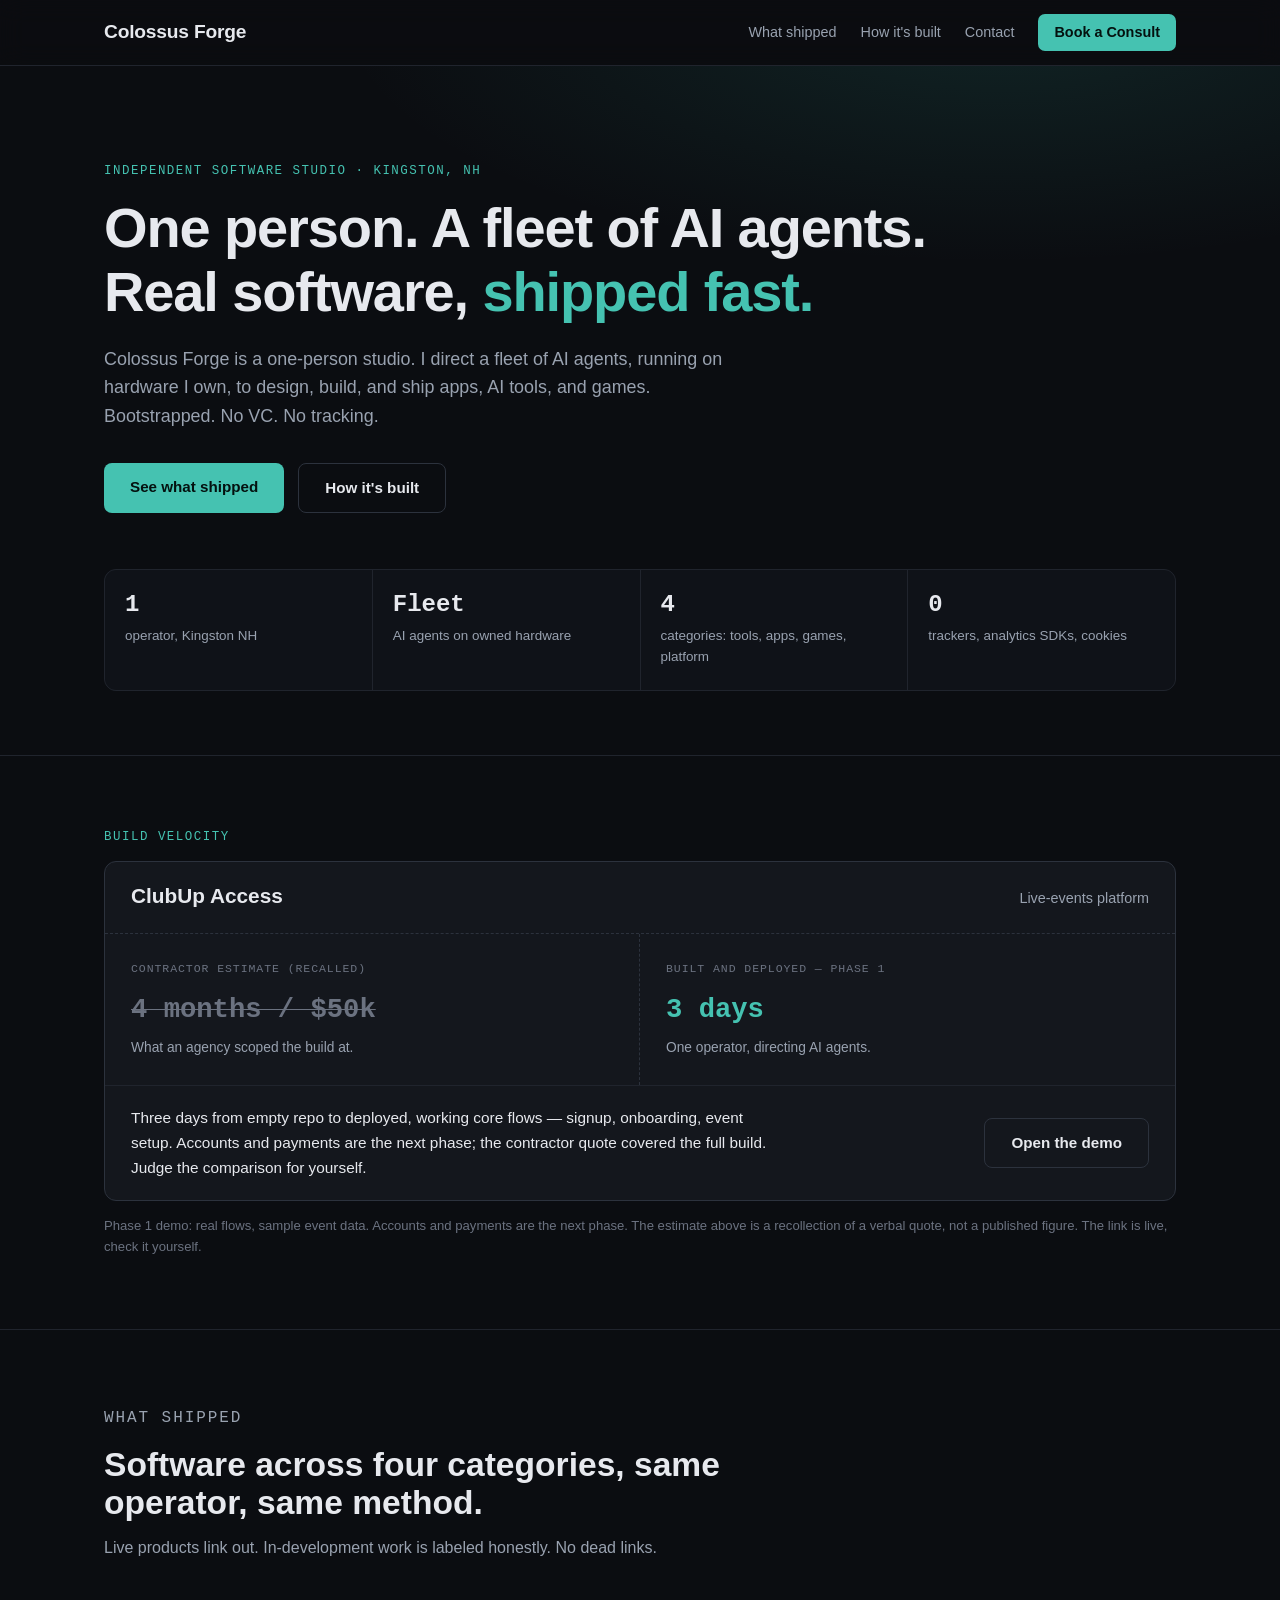
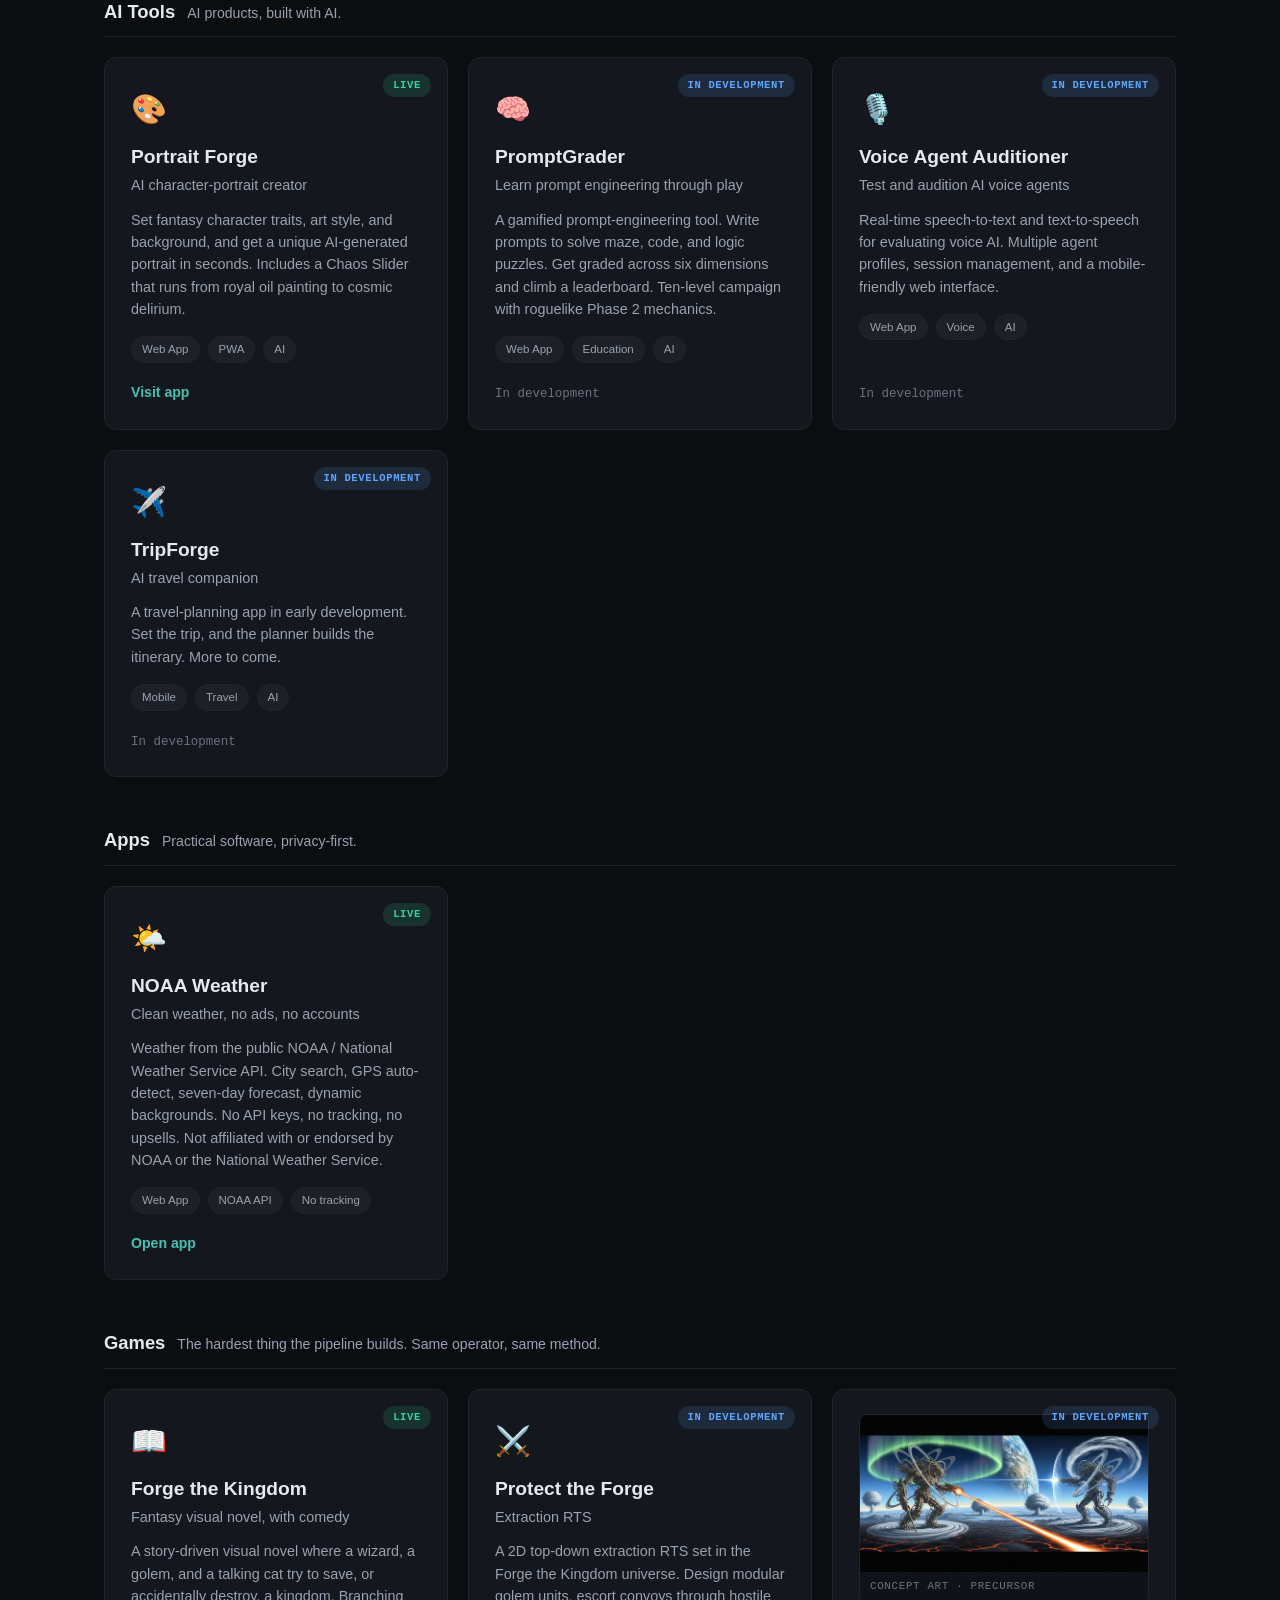
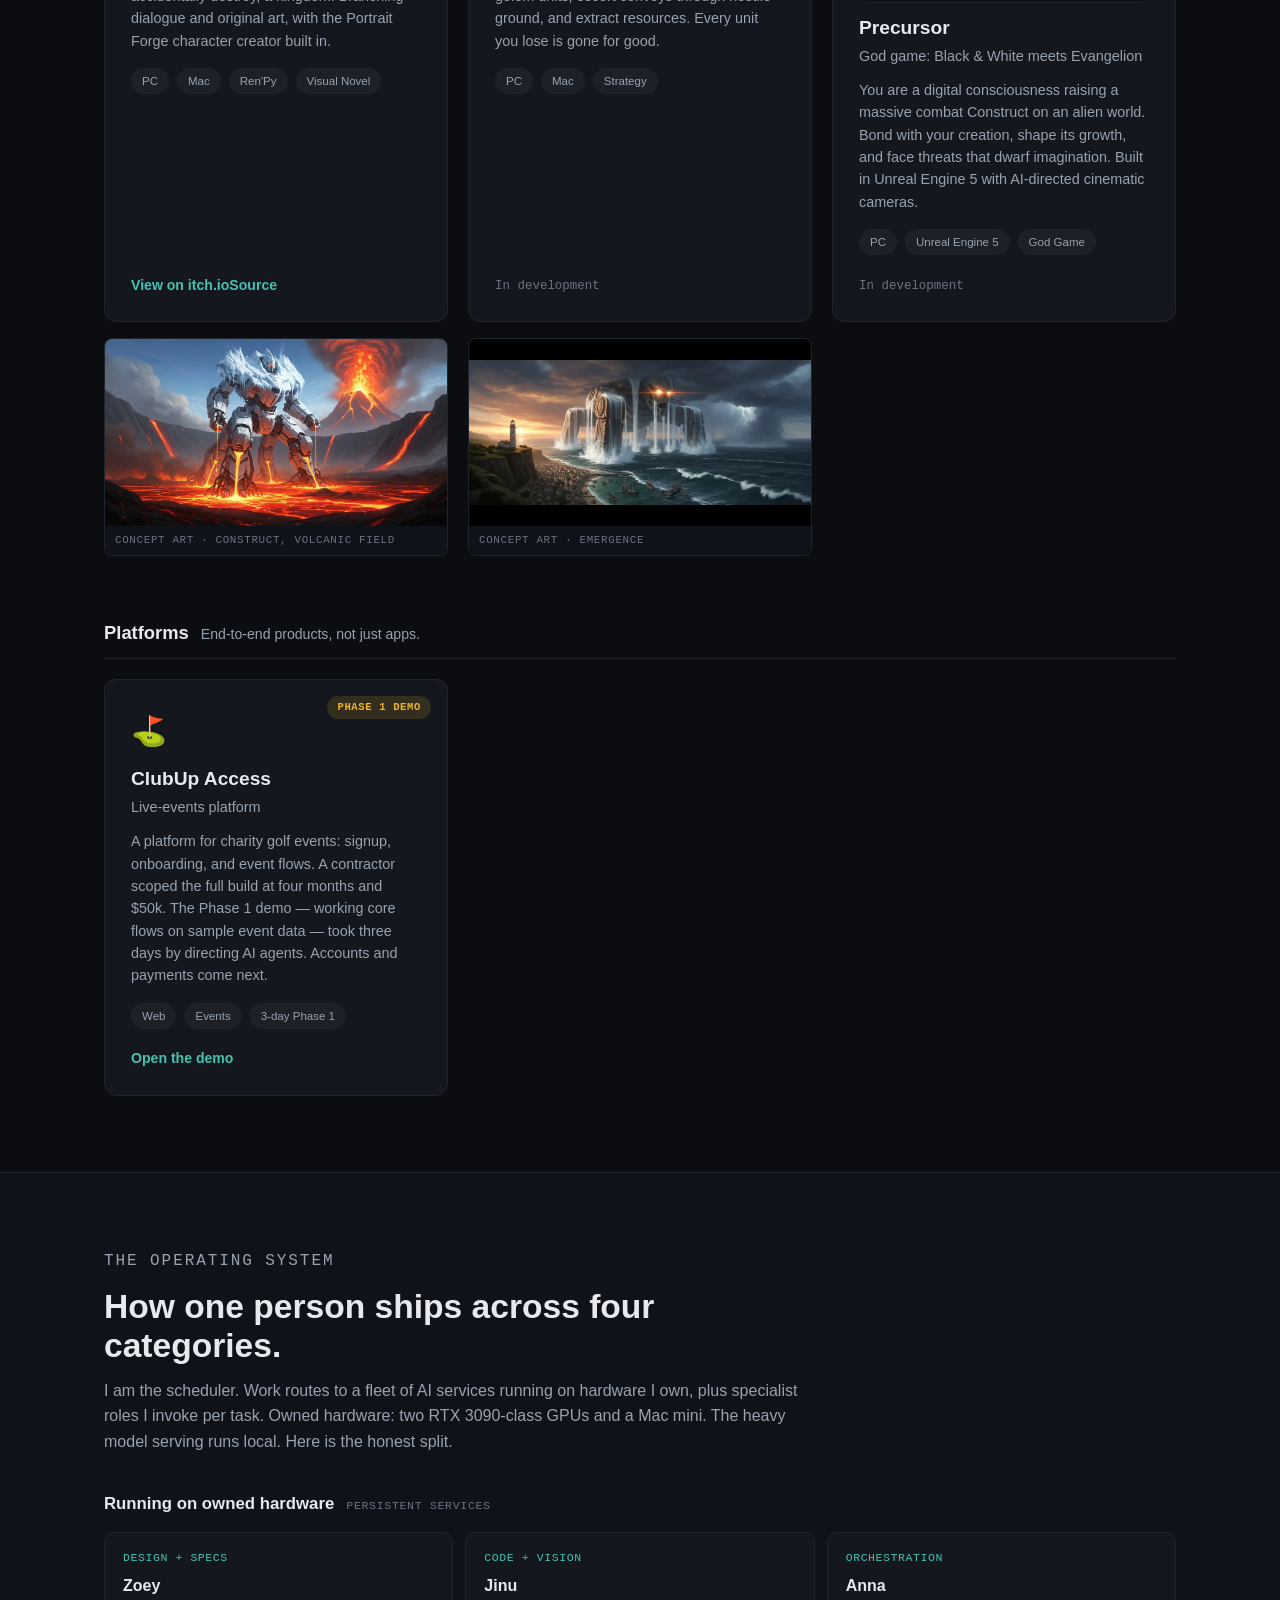
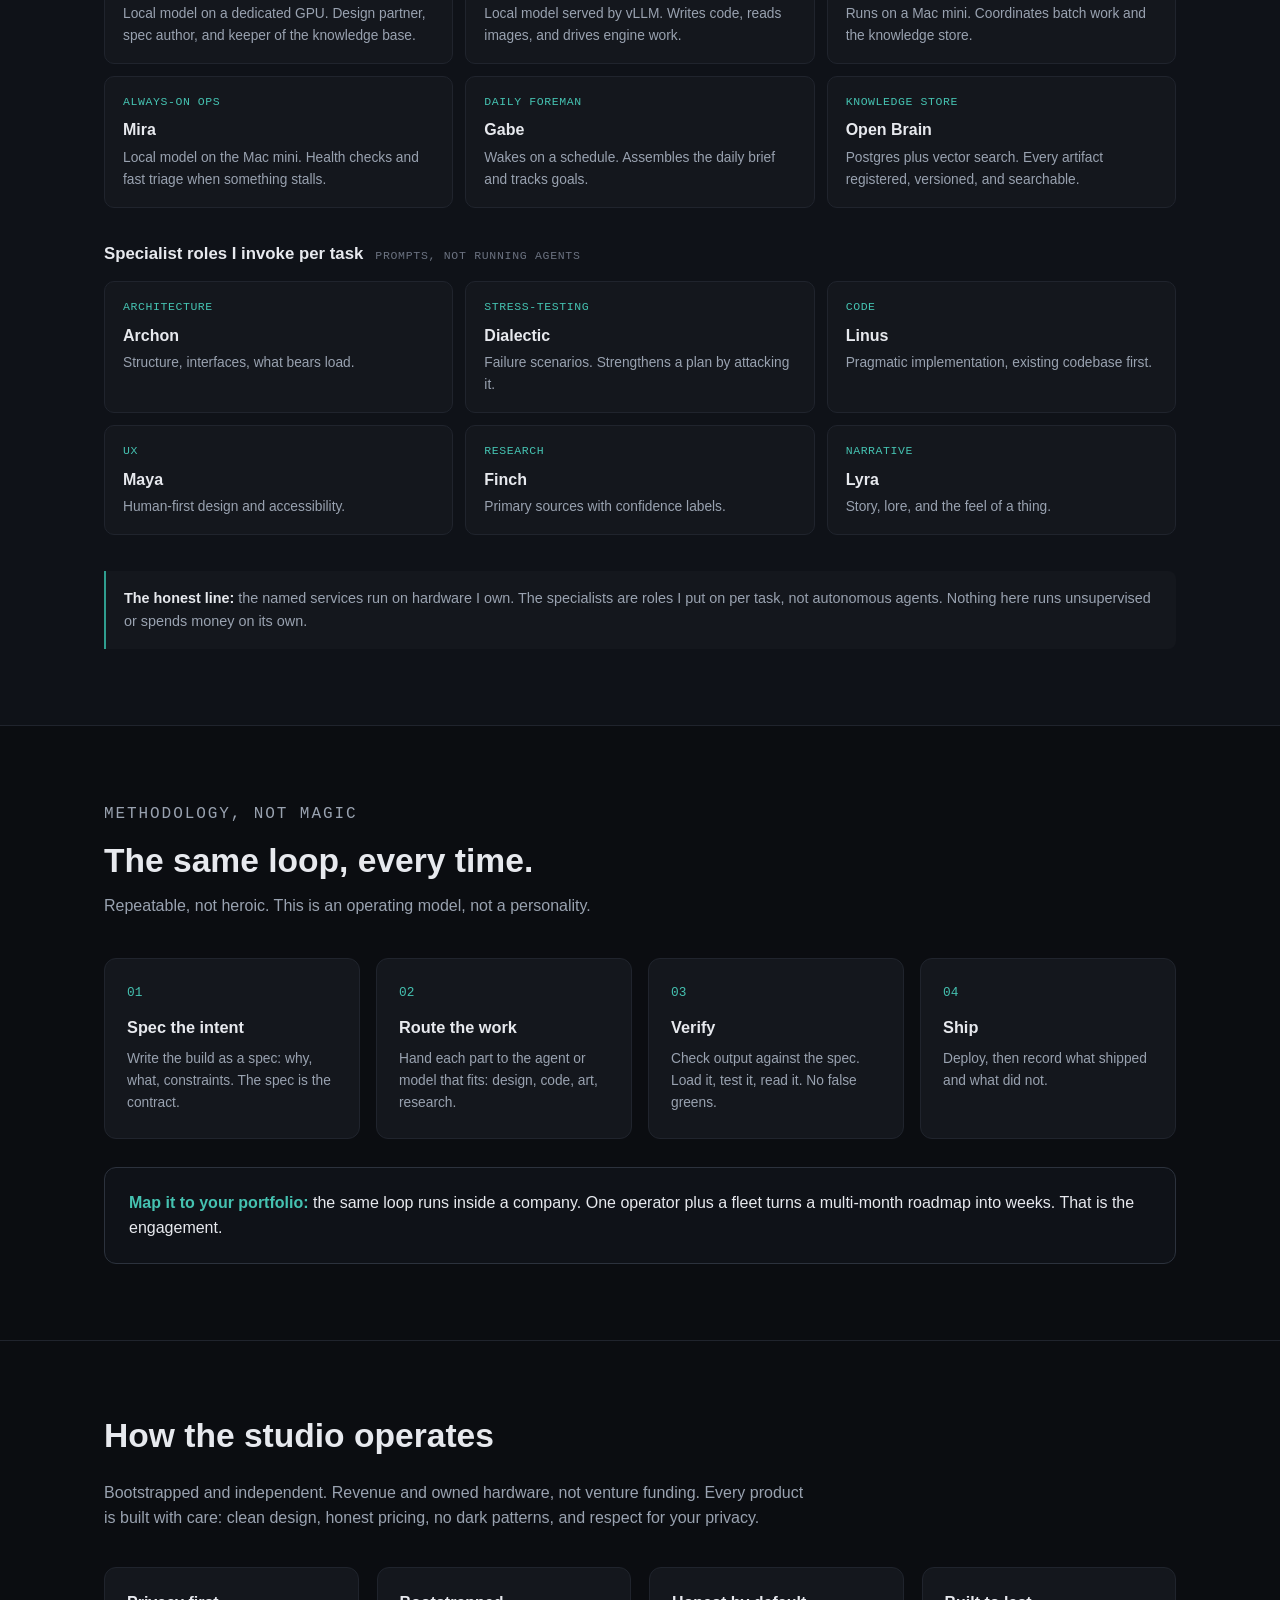
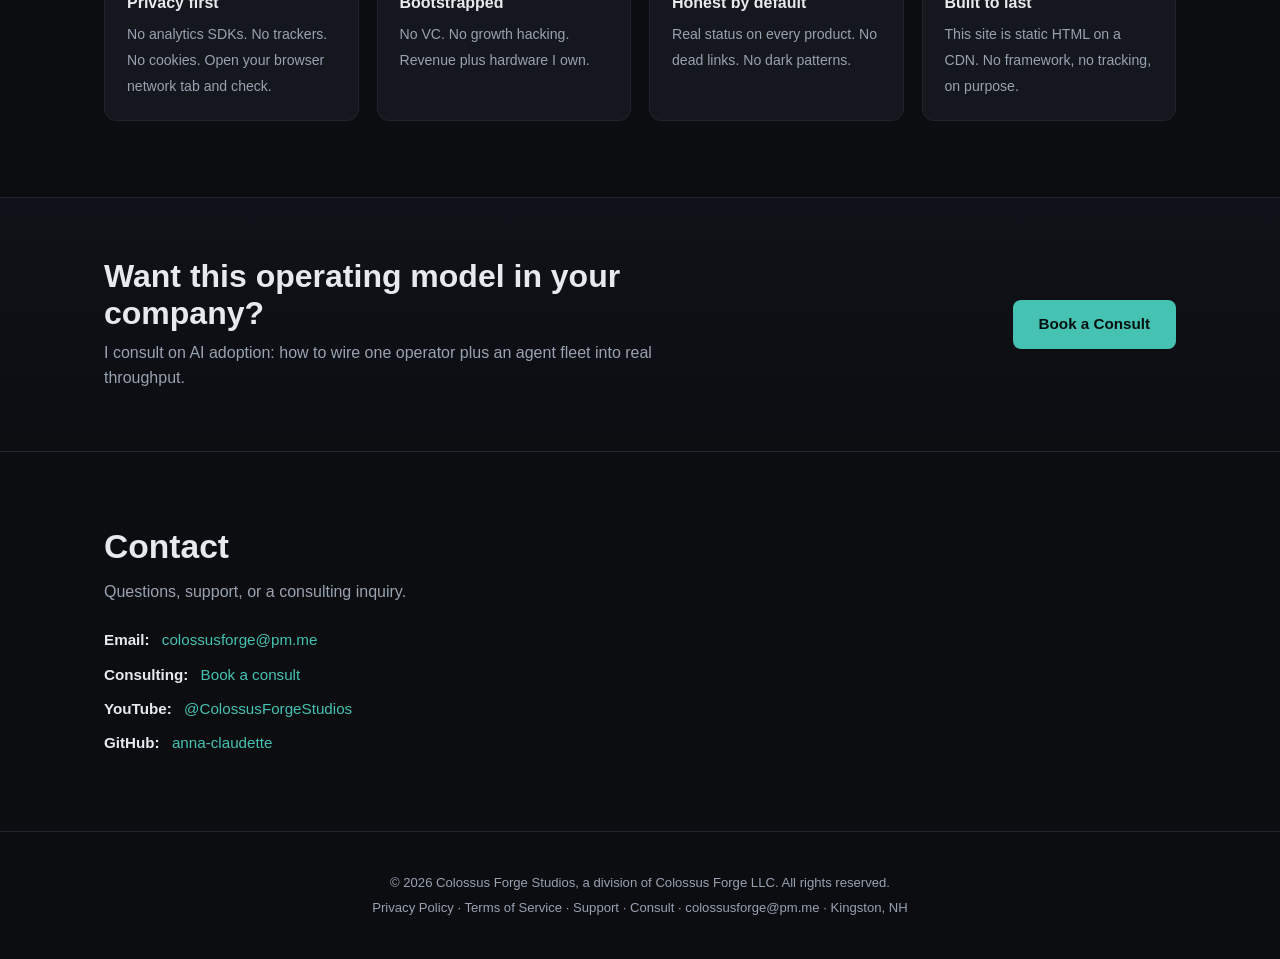
<file: index.html>
<!DOCTYPE html>
<html lang="en">
<head>
  <meta charset="UTF-8">
  <meta name="viewport" content="width=device-width, initial-scale=1.0">
  <title>Colossus Forge Studios · One operator, an AI agent fleet, real software shipped fast</title>
  <meta name="description" content="Colossus Forge is a one-person studio. One operator directs a fleet of AI agents on owned hardware to design, build, and ship apps, AI tools, and games. Bootstrapped. No tracking.">
  <meta property="og:title" content="Colossus Forge Studios: one operator, an AI agent fleet, real software shipped fast">
  <meta property="og:description" content="One person directing a fleet of AI agents to ship apps, AI tools, and games across categories. Bootstrapped, privacy-first, on owned hardware.">
  <meta property="og:type" content="website">
  <meta property="og:image" content="https://colossusforge.com/assets/precursor-duel.jpg">
  <meta name="twitter:card" content="summary_large_image">
  <link rel="stylesheet" href="style.css">
</head>
<body>

  <header class="site-header">
    <div class="container">
      <a href="/" class="logo">Colossus Forge</a>
      <nav>
        <a href="#products" class="products-link">What shipped</a>
        <a href="#operating-model" class="os-link">How it's built</a>
        <a href="#contact">Contact</a>
        <a href="/consult" class="nav-cta">Book a Consult</a>
      </nav>
    </div>
  </header>

  <!-- HERO -->
  <section class="hero">
    <div class="container">
      <p class="eyebrow">Independent software studio · Kingston, NH</p>
      <h1>One person. A fleet of AI agents. Real software, <span class="hl">shipped fast.</span></h1>
      <p class="hero-sub">Colossus Forge is a one-person studio. I direct a fleet of AI agents, running on hardware I own, to design, build, and ship apps, AI tools, and games. Bootstrapped. No VC. No tracking.</p>
      <div class="cta-row">
        <a href="#products" class="btn">See what shipped</a>
        <a href="#operating-model" class="btn-ghost">How it's built</a>
      </div>
      <div class="hero-stats">
        <div class="stat"><span class="num">1</span><span class="lbl">operator, Kingston NH</span></div>
        <div class="stat"><span class="num">Fleet</span><span class="lbl">AI agents on owned hardware</span></div>
        <div class="stat"><span class="num">4</span><span class="lbl">categories: tools, apps, games, platform</span></div>
        <div class="stat"><span class="num">0</span><span class="lbl">trackers, analytics SDKs, cookies</span></div>
      </div>
    </div>
  </section>

  <!-- PROOF / RECEIPT -->
  <section class="proof">
    <div class="container">
      <p class="eyebrow">Build velocity</p>
      <div class="receipt">
        <div class="receipt-head">
          <h3>ClubUp Access</h3>
          <span class="where">Live-events platform</span>
        </div>
        <div class="receipt-cols">
          <div class="receipt-col estimate">
            <p class="receipt-tag">Contractor estimate (recalled)</p>
            <div class="figure">4 months / $50k</div>
            <p class="figure-sub">What an agency scoped the build at.</p>
          </div>
          <div class="receipt-col actual">
            <p class="receipt-tag">Built and deployed — Phase 1</p>
            <div class="figure">3 days</div>
            <p class="figure-sub">One operator, directing AI agents.</p>
          </div>
        </div>
        <div class="receipt-foot">
          <p class="receipt-claim">Three days from empty repo to deployed, working core flows — signup, onboarding, event setup. Accounts and payments are the next phase; the contractor quote covered the full build. Judge the comparison for yourself.</p>
          <a href="https://clubup-access.vercel.app" class="btn-ghost" target="_blank" rel="noopener">Open the demo</a>
        </div>
      </div>
      <p class="receipt-note">Phase 1 demo: real flows, sample event data. Accounts and payments are the next phase. The estimate above is a recollection of a verbal quote, not a published figure. The link is live, check it yourself.</p>
    </div>
  </section>

  <!-- PRODUCTS -->
  <section id="products" class="products">
    <div class="container">
      <div class="section-head">
        <p class="eyebrow">What shipped</p>
        <h2>Software across four categories, same operator, same method.</h2>
        <p>Live products link out. In-development work is labeled honestly. No dead links.</p>
      </div>

      <!-- AI TOOLS -->
      <div class="product-group">
        <div class="group-head"><h3>AI Tools</h3><span class="group-note">AI products, built with AI.</span></div>
        <div class="product-grid">

          <div class="product-card">
            <div class="card-badge live">Live</div>
            <div class="card-icon">🎨</div>
            <h3>Portrait Forge</h3>
            <p class="card-tagline">AI character-portrait creator</p>
            <p>Set fantasy character traits, art style, and background, and get a unique AI-generated portrait in seconds. Includes a Chaos Slider that runs from royal oil painting to cosmic delirium.</p>
            <div class="card-meta"><span class="tag">Web App</span><span class="tag">PWA</span><span class="tag">AI</span></div>
            <div class="card-foot"><a href="https://portraitforge.app" class="card-link" target="_blank" rel="noopener">Visit app</a></div>
          </div>

          <div class="product-card">
            <div class="card-badge in-dev">In Development</div>
            <div class="card-icon">🧠</div>
            <h3>PromptGrader</h3>
            <p class="card-tagline">Learn prompt engineering through play</p>
            <p>A gamified prompt-engineering tool. Write prompts to solve maze, code, and logic puzzles. Get graded across six dimensions and climb a leaderboard. Ten-level campaign with roguelike Phase 2 mechanics.</p>
            <div class="card-meta"><span class="tag">Web App</span><span class="tag">Education</span><span class="tag">AI</span></div>
            <div class="card-foot"><span class="card-status">In development</span></div>
          </div>

          <div class="product-card">
            <div class="card-badge in-dev">In Development</div>
            <div class="card-icon">🎙️</div>
            <h3>Voice Agent Auditioner</h3>
            <p class="card-tagline">Test and audition AI voice agents</p>
            <p>Real-time speech-to-text and text-to-speech for evaluating voice AI. Multiple agent profiles, session management, and a mobile-friendly web interface.</p>
            <div class="card-meta"><span class="tag">Web App</span><span class="tag">Voice</span><span class="tag">AI</span></div>
            <div class="card-foot"><span class="card-status">In development</span></div>
          </div>

          <div class="product-card">
            <div class="card-badge in-dev">In Development</div>
            <div class="card-icon">✈️</div>
            <h3>TripForge</h3>
            <p class="card-tagline">AI travel companion</p>
            <p>A travel-planning app in early development. Set the trip, and the planner builds the itinerary. More to come.</p>
            <div class="card-meta"><span class="tag">Mobile</span><span class="tag">Travel</span><span class="tag">AI</span></div>
            <div class="card-foot"><span class="card-status">In development</span></div>
          </div>

        </div>
      </div>

      <!-- APPS -->
      <div class="product-group">
        <div class="group-head"><h3>Apps</h3><span class="group-note">Practical software, privacy-first.</span></div>
        <div class="product-grid">

          <div class="product-card">
            <div class="card-badge live">Live</div>
            <div class="card-icon">🌤️</div>
            <h3>NOAA Weather</h3>
            <p class="card-tagline">Clean weather, no ads, no accounts</p>
            <p>Weather from the public NOAA / National Weather Service API. City search, GPS auto-detect, seven-day forecast, dynamic backgrounds. No API keys, no tracking, no upsells. Not affiliated with or endorsed by NOAA or the National Weather Service.</p>
            <div class="card-meta"><span class="tag">Web App</span><span class="tag">NOAA API</span><span class="tag">No tracking</span></div>
            <div class="card-foot"><a href="https://web-seven-iota-90.vercel.app/" class="card-link" target="_blank" rel="noopener">Open app</a></div>
          </div>

        </div>
      </div>

      <!-- GAMES -->
      <div class="product-group">
        <div class="group-head"><h3>Games</h3><span class="group-note">The hardest thing the pipeline builds. Same operator, same method.</span></div>
        <div class="product-grid">

          <div class="product-card">
            <div class="card-badge live">Live</div>
            <div class="card-icon">📖</div>
            <h3>Forge the Kingdom</h3>
            <p class="card-tagline">Fantasy visual novel, with comedy</p>
            <p>A story-driven visual novel where a wizard, a golem, and a talking cat try to save, or accidentally destroy, a kingdom. Branching dialogue and original art, with the Portrait Forge character creator built in.</p>
            <div class="card-meta"><span class="tag">PC</span><span class="tag">Mac</span><span class="tag">Ren'Py</span><span class="tag">Visual Novel</span></div>
            <div class="card-foot"><a href="https://forgethekingdom.itch.io/forge-the-kingdom" class="card-link" target="_blank" rel="noopener">View on itch.io</a><a href="https://github.com/Forge-the-Kingdom/forge-the-kingdom" class="card-link" target="_blank" rel="noopener">Source</a></div>
          </div>

          <div class="product-card">
            <div class="card-badge in-dev">In Development</div>
            <div class="card-icon">⚔️</div>
            <h3>Protect the Forge</h3>
            <p class="card-tagline">Extraction RTS</p>
            <p>A 2D top-down extraction RTS set in the Forge the Kingdom universe. Design modular golem units, escort convoys through hostile ground, and extract resources. Every unit you lose is gone for good.</p>
            <div class="card-meta"><span class="tag">PC</span><span class="tag">Mac</span><span class="tag">Strategy</span></div>
            <div class="card-foot"><span class="card-status">In development</span></div>
          </div>

          <div class="product-card">
            <div class="card-badge in-dev">In Development</div>
            <div class="card-media">
              <picture>
                <source srcset="/assets/precursor-duel.webp" type="image/webp">
                <img src="/assets/precursor-duel.jpg" alt="Two colossal Precursor Constructs in a full-body energy duel under an aurora, a planet on the horizon" loading="lazy" width="1200" height="655">
              </picture>
              <div class="media-cap">Concept art · Precursor</div>
            </div>
            <h3>Precursor</h3>
            <p class="card-tagline">God game: Black &amp; White meets Evangelion</p>
            <p>You are a digital consciousness raising a massive combat Construct on an alien world. Bond with your creation, shape its growth, and face threats that dwarf imagination. Built in Unreal Engine 5 with AI-directed cinematic cameras.</p>
            <div class="card-meta"><span class="tag">PC</span><span class="tag">Unreal Engine 5</span><span class="tag">God Game</span></div>
            <div class="card-foot"><span class="card-status">In development</span></div>
          </div>

        </div>

        <div class="precursor-gallery product-grid" style="margin-top:20px;">
          <div class="card-media"><picture><source srcset="/assets/precursor-volcano.webp" type="image/webp"><img src="/assets/precursor-volcano.webp" alt="A Precursor Construct standing in a lava field beneath an erupting volcano" loading="lazy" width="1200" height="655"></picture><div class="media-cap">Concept art · Construct, volcanic field</div></div>
          <div class="card-media"><picture><source srcset="/assets/precursor-ocean.webp" type="image/webp"><img src="/assets/precursor-ocean.webp" alt="A colossal Precursor structure emerging from the ocean beside a lighthouse at dusk" loading="lazy" width="1200" height="655"></picture><div class="media-cap">Concept art · Emergence</div></div>
        </div>
      </div>

      <!-- PLATFORMS -->
      <div class="product-group">
        <div class="group-head"><h3>Platforms</h3><span class="group-note">End-to-end products, not just apps.</span></div>
        <div class="product-grid">

          <div class="product-card">
            <div class="card-badge demo">Phase 1 demo</div>
            <div class="card-icon">⛳</div>
            <h3>ClubUp Access</h3>
            <p class="card-tagline">Live-events platform</p>
            <p>A platform for charity golf events: signup, onboarding, and event flows. A contractor scoped the full build at four months and $50k. The Phase 1 demo — working core flows on sample event data — took three days by directing AI agents. Accounts and payments come next.</p>
            <div class="card-meta"><span class="tag">Web</span><span class="tag">Events</span><span class="tag">3-day Phase 1</span></div>
            <div class="card-foot"><a href="https://clubup-access.vercel.app" class="card-link" target="_blank" rel="noopener">Open the demo</a></div>
          </div>

        </div>
      </div>

    </div>
  </section>

  <!-- OPERATING MODEL -->
  <section id="operating-model" class="os">
    <div class="container">
      <div class="section-head">
        <p class="eyebrow">The operating system</p>
        <h2>How one person ships across four categories.</h2>
        <p>I am the scheduler. Work routes to a fleet of AI services running on hardware I own, plus specialist roles I invoke per task. Owned hardware: two RTX 3090-class GPUs and a Mac mini. The heavy model serving runs local. Here is the honest split.</p>
      </div>

      <div class="os-tier">
        <div class="os-tier-head"><h3>Running on owned hardware</h3><span class="os-tier-tag">persistent services</span></div>
        <div class="os-grid">
          <div class="os-row"><div class="os-role">Design + specs</div><div class="os-name">Zoey</div><div class="os-fn">Local model on a dedicated GPU. Design partner, spec author, and keeper of the knowledge base.</div></div>
          <div class="os-row"><div class="os-role">Code + vision</div><div class="os-name">Jinu</div><div class="os-fn">Local model served by vLLM. Writes code, reads images, and drives engine work.</div></div>
          <div class="os-row"><div class="os-role">Orchestration</div><div class="os-name">Anna</div><div class="os-fn">Runs on a Mac mini. Coordinates batch work and the knowledge store.</div></div>
          <div class="os-row"><div class="os-role">Always-on ops</div><div class="os-name">Mira</div><div class="os-fn">Local model on the Mac mini. Health checks and fast triage when something stalls.</div></div>
          <div class="os-row"><div class="os-role">Daily foreman</div><div class="os-name">Gabe</div><div class="os-fn">Wakes on a schedule. Assembles the daily brief and tracks goals.</div></div>
          <div class="os-row"><div class="os-role">Knowledge store</div><div class="os-name">Open Brain</div><div class="os-fn">Postgres plus vector search. Every artifact registered, versioned, and searchable.</div></div>
        </div>
      </div>

      <div class="os-tier">
        <div class="os-tier-head"><h3>Specialist roles I invoke per task</h3><span class="os-tier-tag">prompts, not running agents</span></div>
        <div class="os-grid">
          <div class="os-row"><div class="os-role">Architecture</div><div class="os-name">Archon</div><div class="os-fn">Structure, interfaces, what bears load.</div></div>
          <div class="os-row"><div class="os-role">Stress-testing</div><div class="os-name">Dialectic</div><div class="os-fn">Failure scenarios. Strengthens a plan by attacking it.</div></div>
          <div class="os-row"><div class="os-role">Code</div><div class="os-name">Linus</div><div class="os-fn">Pragmatic implementation, existing codebase first.</div></div>
          <div class="os-row"><div class="os-role">UX</div><div class="os-name">Maya</div><div class="os-fn">Human-first design and accessibility.</div></div>
          <div class="os-row"><div class="os-role">Research</div><div class="os-name">Finch</div><div class="os-fn">Primary sources with confidence labels.</div></div>
          <div class="os-row"><div class="os-role">Narrative</div><div class="os-name">Lyra</div><div class="os-fn">Story, lore, and the feel of a thing.</div></div>
        </div>
      </div>

      <div class="os-note"><strong>The honest line:</strong> the named services run on hardware I own. The specialists are roles I put on per task, not autonomous agents. Nothing here runs unsupervised or spends money on its own.</div>
    </div>
  </section>

  <!-- METHODOLOGY -->
  <section id="method" class="method">
    <div class="container">
      <div class="section-head">
        <p class="eyebrow">Methodology, not magic</p>
        <h2>The same loop, every time.</h2>
        <p>Repeatable, not heroic. This is an operating model, not a personality.</p>
      </div>
      <div class="method-steps">
        <div class="method-step"><div class="step-n">01</div><h4>Spec the intent</h4><p>Write the build as a spec: why, what, constraints. The spec is the contract.</p></div>
        <div class="method-step"><div class="step-n">02</div><h4>Route the work</h4><p>Hand each part to the agent or model that fits: design, code, art, research.</p></div>
        <div class="method-step"><div class="step-n">03</div><h4>Verify</h4><p>Check output against the spec. Load it, test it, read it. No false greens.</p></div>
        <div class="method-step"><div class="step-n">04</div><h4>Ship</h4><p>Deploy, then record what shipped and what did not.</p></div>
      </div>
      <p class="method-map"><strong>Map it to your portfolio:</strong> the same loop runs inside a company. One operator plus a fleet turns a multi-month roadmap into weeks. That is the engagement.</p>
    </div>
  </section>

  <!-- ABOUT / ETHOS -->
  <section id="about" class="about">
    <div class="container">
      <h2>How the studio operates</h2>
      <p>Bootstrapped and independent. Revenue and owned hardware, not venture funding. Every product is built with care: clean design, honest pricing, no dark patterns, and respect for your privacy.</p>
      <div class="values">
        <div class="value"><strong>Privacy first</strong><span>No analytics SDKs. No trackers. No cookies. Open your browser network tab and check.</span></div>
        <div class="value"><strong>Bootstrapped</strong><span>No VC. No growth hacking. Revenue plus hardware I own.</span></div>
        <div class="value"><strong>Honest by default</strong><span>Real status on every product. No dead links. No dark patterns.</span></div>
        <div class="value"><strong>Built to last</strong><span>This site is static HTML on a CDN. No framework, no tracking, on purpose.</span></div>
      </div>
    </div>
  </section>

  <!-- CONSULT CTA -->
  <section class="cta-band">
    <div class="container">
      <div>
        <h2>Want this operating model in your company?</h2>
        <p>I consult on AI adoption: how to wire one operator plus an agent fleet into real throughput.</p>
      </div>
      <a href="/consult" class="btn">Book a Consult</a>
    </div>
  </section>

  <!-- CONTACT -->
  <section id="contact" class="contact">
    <div class="container">
      <h2>Contact</h2>
      <p>Questions, support, or a consulting inquiry.</p>
      <ul class="contact-list">
        <li><strong>Email:</strong> <a href="mailto:colossusforge@pm.me">colossusforge@pm.me</a></li>
        <li><strong>Consulting:</strong> <a href="/consult">Book a consult</a></li>
        <li><strong>YouTube:</strong> <a href="https://www.youtube.com/channel/UCAP2B44rW3WvW3IFCosan0w" target="_blank" rel="noopener">@ColossusForgeStudios</a></li>
        <li><strong>GitHub:</strong> <a href="https://github.com/anna-claudette" target="_blank" rel="noopener">anna-claudette</a></li>
      </ul>
    </div>
  </section>

  <footer>
    <div class="container">
      <p>&copy; 2026 Colossus Forge Studios, a division of Colossus Forge LLC. All rights reserved.</p>
      <p><a href="/privacy">Privacy Policy</a> &middot; <a href="/terms">Terms of Service</a> &middot; <a href="/support">Support</a> &middot; <a href="/consult">Consult</a> &middot; <a href="mailto:colossusforge@pm.me">colossusforge@pm.me</a> &middot; Kingston, NH</p>
    </div>
  </footer>

</body>
</html>
</file>
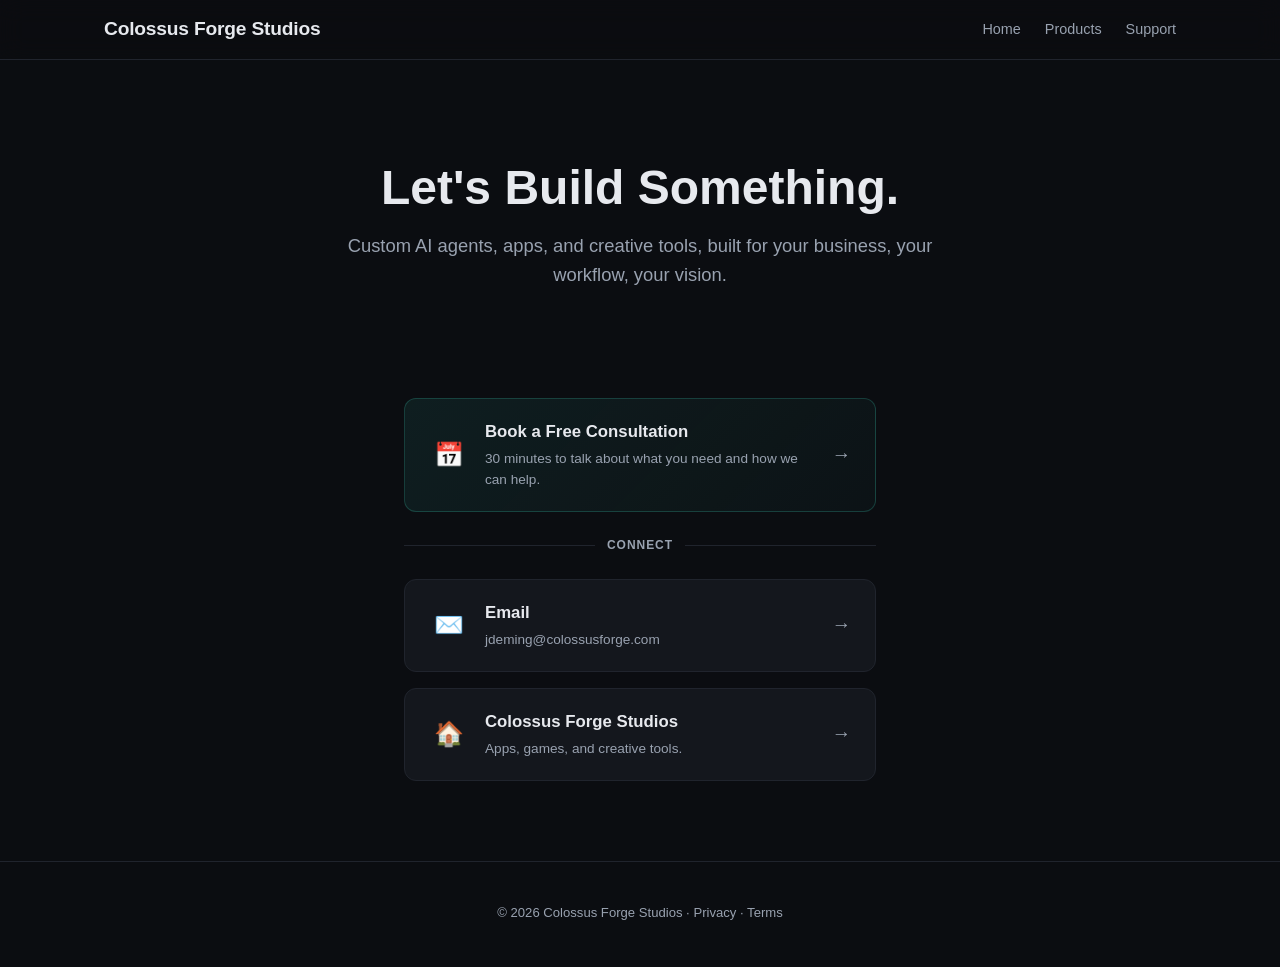
<file: consult.html>
<!DOCTYPE html>
<html lang="en">
<head>
  <meta charset="UTF-8">
  <meta name="viewport" content="width=device-width, initial-scale=1.0">
  <title>Book a Consultation · Colossus Forge Studios</title>
  <meta name="description" content="Book a free consultation with Colossus Forge Studios. Custom AI agents, apps, and creative tools built for your business.">
  <meta property="og:title" content="Book a Consultation · Colossus Forge Studios">
  <meta property="og:description" content="Custom AI agents built for your business. Book a free consultation.">
  <meta property="og:type" content="website">
  <meta name="twitter:card" content="summary">
  <link rel="stylesheet" href="style.css">
  <style>
    .consult-hero {
      padding: 100px 0 60px;
      text-align: center;
    }
    .consult-hero h1 {
      font-size: clamp(2rem, 5vw, 3rem);
      margin-bottom: 16px;
    }
    .consult-hero .subtitle {
      font-size: 1.15rem;
      color: var(--text-muted);
      max-width: 600px;
      margin: 0 auto 48px;
    }
    .links-hub {
      max-width: 520px;
      margin: 0 auto;
      padding: 0 24px 80px;
      display: flex;
      flex-direction: column;
      gap: 16px;
    }
    .link-card {
      display: flex;
      align-items: center;
      gap: 16px;
      padding: 20px 24px;
      background: var(--bg-card);
      border: 1px solid var(--border);
      border-radius: var(--radius);
      transition: all 0.2s ease;
      text-decoration: none;
      color: var(--text);
    }
    .link-card:hover {
      background: var(--bg-card-hover);
      border-color: var(--accent);
      transform: translateY(-2px);
      box-shadow: 0 8px 24px rgba(47, 158, 143, 0.1);
      text-decoration: none;
    }
    .link-card .link-icon {
      font-size: 1.5rem;
      flex-shrink: 0;
      width: 40px;
      text-align: center;
    }
    .link-card .link-content { flex: 1; }
    .link-card .link-title {
      font-family: var(--ui);
      font-weight: 600;
      font-size: 1.05rem;
      margin-bottom: 2px;
    }
    .link-card .link-desc {
      font-size: 0.85rem;
      color: var(--text-muted);
    }
    .link-card .link-arrow {
      color: var(--text-muted);
      font-size: 1.2rem;
      transition: color 0.2s, transform 0.2s;
    }
    .link-card:hover .link-arrow {
      color: var(--accent);
      transform: translateX(4px);
    }
    .link-card.featured {
      background: linear-gradient(135deg, rgba(47, 158, 143, 0.12), rgba(47, 158, 143, 0.04));
      border-color: rgba(47, 158, 143, 0.3);
    }
    .link-card.featured:hover {
      border-color: var(--accent);
      box-shadow: 0 8px 32px rgba(47, 158, 143, 0.2);
    }
    .links-divider {
      display: flex;
      align-items: center;
      gap: 12px;
      margin: 8px 0;
    }
    .links-divider span {
      font-size: 0.75rem;
      font-weight: 600;
      text-transform: uppercase;
      letter-spacing: 0.08em;
      color: var(--text-muted);
      white-space: nowrap;
    }
    .links-divider::before,
    .links-divider::after {
      content: '';
      flex: 1;
      height: 1px;
      background: var(--border);
    }
    .consult-footer {
      text-align: center;
      padding: 40px 24px;
      border-top: 1px solid var(--border);
      color: var(--text-muted);
      font-size: 0.85rem;
    }
    .consult-footer a { color: var(--text-muted); }
    .consult-footer a:hover { color: var(--accent); }
  </style>
</head>
<body>
  <header class="site-header">
    <div class="container">
      <a href="/" class="logo">Colossus Forge Studios</a>
      <nav>
        <a href="/">Home</a>
        <a href="/#products">Products</a>
        <a href="/support">Support</a>
      </nav>
    </div>
  </header>

  <section class="consult-hero">
    <div class="container">
      <h1>Let's Build Something.</h1>
      <p class="subtitle">Custom AI agents, apps, and creative tools, built for your business, your workflow, your vision.</p>
    </div>
  </section>

  <div class="links-hub">

    <a href="https://calendly.com/colossusforge" class="link-card featured" target="_blank" rel="noopener">
      <span class="link-icon">📅</span>
      <div class="link-content">
        <div class="link-title">Book a Free Consultation</div>
        <div class="link-desc">30 minutes to talk about what you need and how we can help.</div>
      </div>
      <span class="link-arrow">→</span>
    </a>

    <div class="links-divider"><span>Connect</span></div>

    <a href="mailto:jdeming@colossusforge.com" class="link-card">
      <span class="link-icon">✉️</span>
      <div class="link-content">
        <div class="link-title">Email</div>
        <div class="link-desc">jdeming@colossusforge.com</div>
      </div>
      <span class="link-arrow">→</span>
    </a>

    <a href="https://colossusforge.com" class="link-card">
      <span class="link-icon">🏠</span>
      <div class="link-content">
        <div class="link-title">Colossus Forge Studios</div>
        <div class="link-desc">Apps, games, and creative tools.</div>
      </div>
      <span class="link-arrow">→</span>
    </a>

    <!--
    === ADD NEW LINKS HERE ===
    Copy this template:

    <a href="YOUR_URL" class="link-card" target="_blank" rel="noopener">
      <span class="link-icon">🔗</span>
      <div class="link-content">
        <div class="link-title">Link Title</div>
        <div class="link-desc">Short description.</div>
      </div>
      <span class="link-arrow">→</span>
    </a>

    For section dividers:
    <div class="links-divider"><span>Section Name</span></div>
    -->

  </div>

  <footer class="consult-footer">
    <p>&copy; 2026 Colossus Forge Studios &middot; <a href="/privacy">Privacy</a> &middot; <a href="/terms">Terms</a></p>
  </footer>
</body>
</html>
</file>
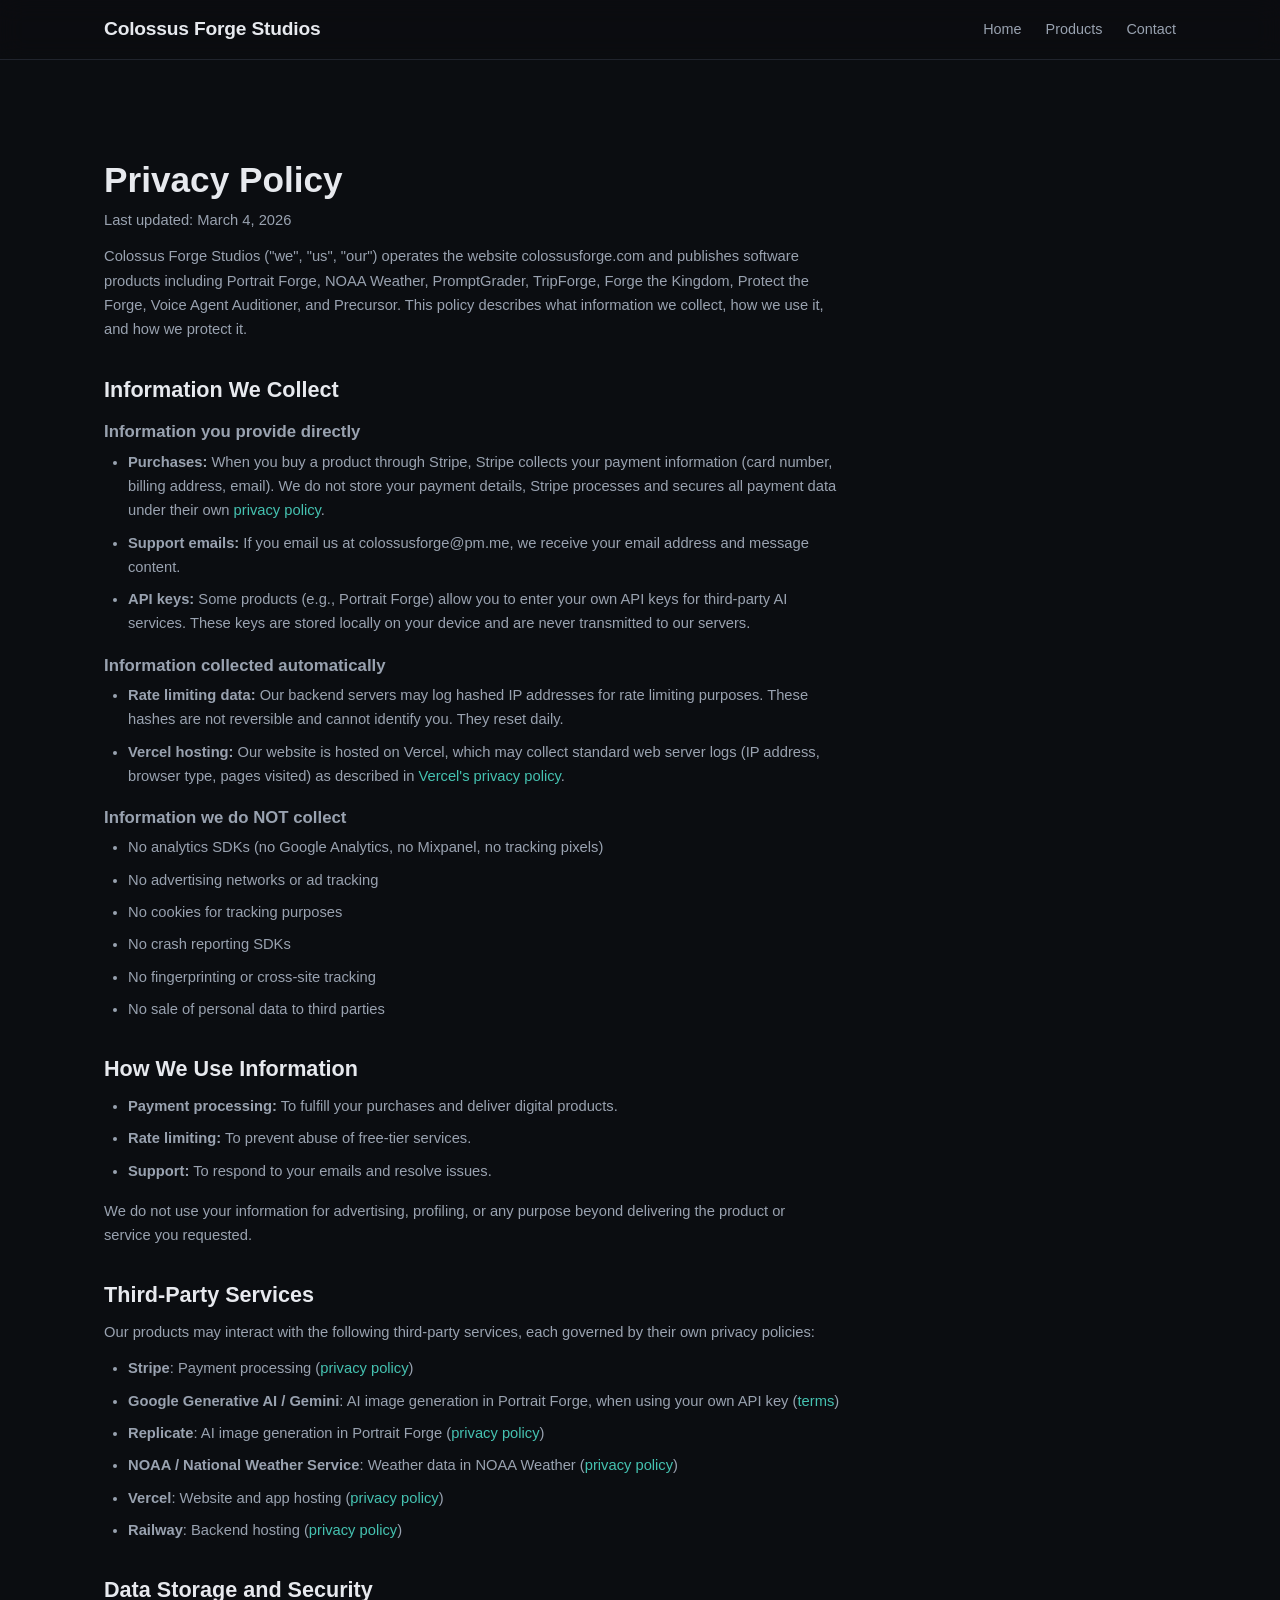
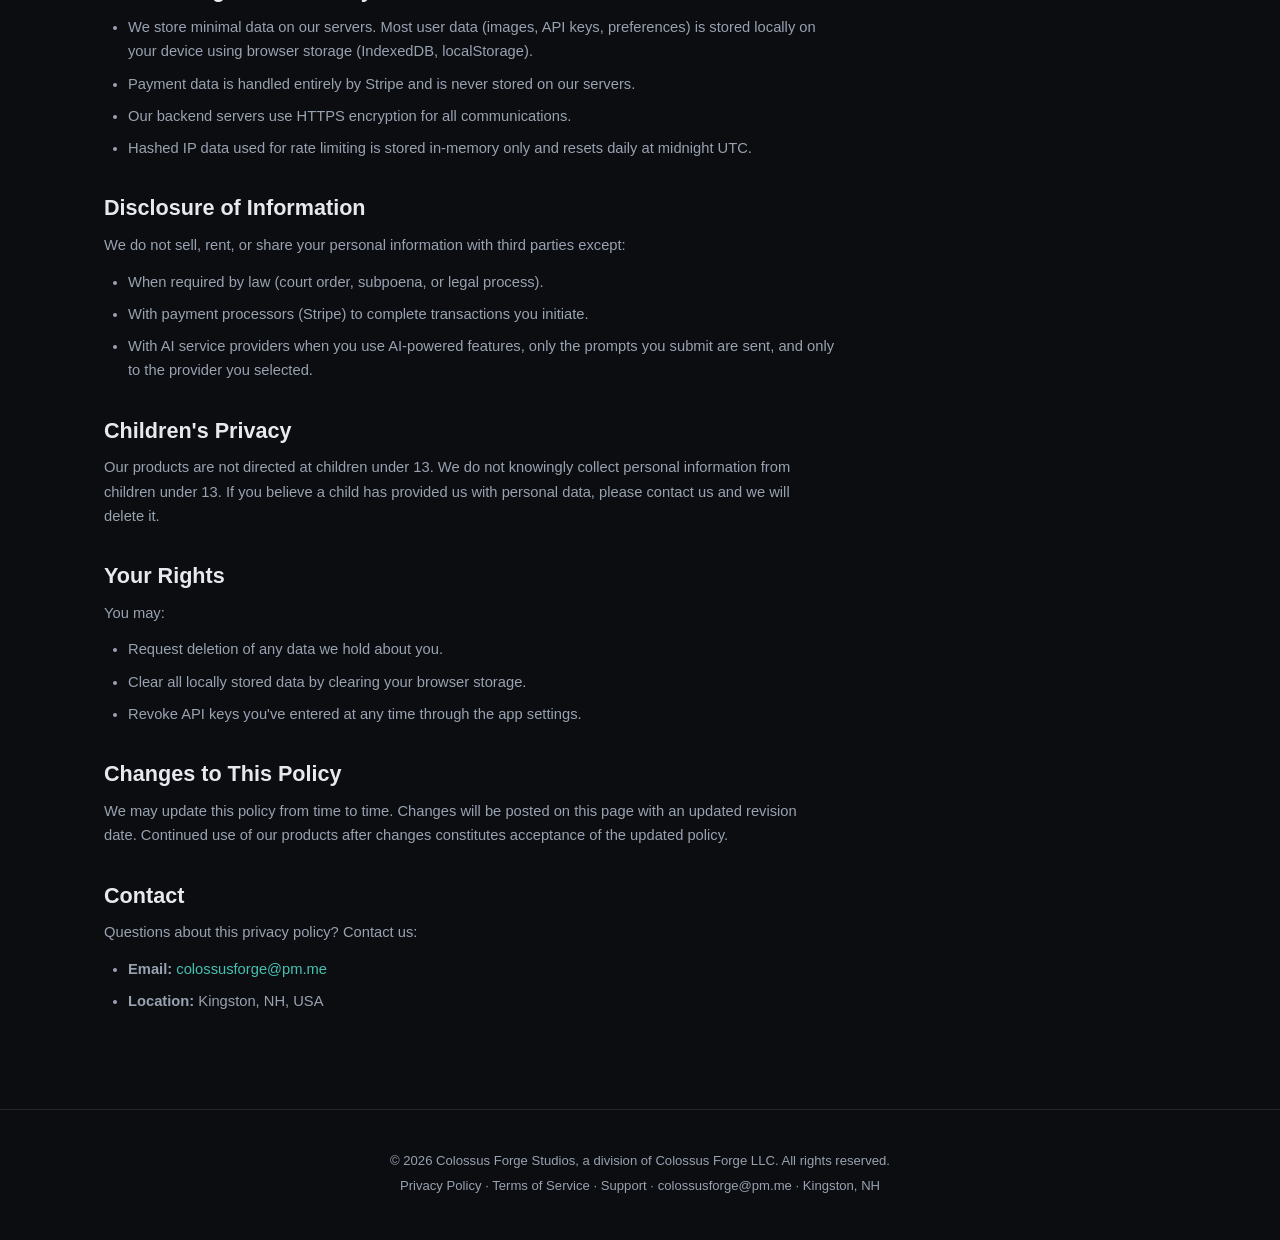
<file: privacy.html>
<!DOCTYPE html>
<html lang="en">
<head>
  <meta charset="UTF-8">
  <meta name="viewport" content="width=device-width, initial-scale=1.0">
  <title>Privacy Policy · Colossus Forge Studios</title>
  <meta name="description" content="Privacy policy for Colossus Forge Studios products and services.">
  <link rel="stylesheet" href="style.css">
</head>
<body>

  <header class="site-header">
    <div class="container">
      <a href="/" class="logo">Colossus Forge Studios</a>
      <nav>
        <a href="/">Home</a>
        <a href="/#products">Products</a>
        <a href="/#contact">Contact</a>
      </nav>
    </div>
  </header>

  <section class="legal">
    <div class="container">
      <h1>Privacy Policy</h1>
      <p class="legal-updated">Last updated: March 4, 2026</p>

      <p>Colossus Forge Studios ("we", "us", "our") operates the website colossusforge.com and publishes software products including Portrait Forge, NOAA Weather, PromptGrader, TripForge, Forge the Kingdom, Protect the Forge, Voice Agent Auditioner, and Precursor. This policy describes what information we collect, how we use it, and how we protect it.</p>

      <h2>Information We Collect</h2>

      <h3>Information you provide directly</h3>
      <ul>
        <li><strong>Purchases:</strong> When you buy a product through Stripe, Stripe collects your payment information (card number, billing address, email). We do not store your payment details, Stripe processes and secures all payment data under their own <a href="https://stripe.com/privacy" target="_blank" rel="noopener">privacy policy</a>.</li>
        <li><strong>Support emails:</strong> If you email us at colossusforge@pm.me, we receive your email address and message content.</li>
        <li><strong>API keys:</strong> Some products (e.g., Portrait Forge) allow you to enter your own API keys for third-party AI services. These keys are stored locally on your device and are never transmitted to our servers.</li>
      </ul>

      <h3>Information collected automatically</h3>
      <ul>
        <li><strong>Rate limiting data:</strong> Our backend servers may log hashed IP addresses for rate limiting purposes. These hashes are not reversible and cannot identify you. They reset daily.</li>
        <li><strong>Vercel hosting:</strong> Our website is hosted on Vercel, which may collect standard web server logs (IP address, browser type, pages visited) as described in <a href="https://vercel.com/legal/privacy-policy" target="_blank" rel="noopener">Vercel's privacy policy</a>.</li>
      </ul>

      <h3>Information we do NOT collect</h3>
      <ul>
        <li>No analytics SDKs (no Google Analytics, no Mixpanel, no tracking pixels)</li>
        <li>No advertising networks or ad tracking</li>
        <li>No cookies for tracking purposes</li>
        <li>No crash reporting SDKs</li>
        <li>No fingerprinting or cross-site tracking</li>
        <li>No sale of personal data to third parties</li>
      </ul>

      <h2>How We Use Information</h2>
      <ul>
        <li><strong>Payment processing:</strong> To fulfill your purchases and deliver digital products.</li>
        <li><strong>Rate limiting:</strong> To prevent abuse of free-tier services.</li>
        <li><strong>Support:</strong> To respond to your emails and resolve issues.</li>
      </ul>
      <p>We do not use your information for advertising, profiling, or any purpose beyond delivering the product or service you requested.</p>

      <h2>Third-Party Services</h2>
      <p>Our products may interact with the following third-party services, each governed by their own privacy policies:</p>
      <ul>
        <li><strong>Stripe</strong>: Payment processing (<a href="https://stripe.com/privacy" target="_blank" rel="noopener">privacy policy</a>)</li>
        <li><strong>Google Generative AI / Gemini</strong>: AI image generation in Portrait Forge, when using your own API key (<a href="https://ai.google.dev/terms" target="_blank" rel="noopener">terms</a>)</li>
        <li><strong>Replicate</strong>: AI image generation in Portrait Forge (<a href="https://replicate.com/privacy" target="_blank" rel="noopener">privacy policy</a>)</li>
        <li><strong>NOAA / National Weather Service</strong>: Weather data in NOAA Weather (<a href="https://www.weather.gov/privacy" target="_blank" rel="noopener">privacy policy</a>)</li>
        <li><strong>Vercel</strong>: Website and app hosting (<a href="https://vercel.com/legal/privacy-policy" target="_blank" rel="noopener">privacy policy</a>)</li>
        <li><strong>Railway</strong>: Backend hosting (<a href="https://railway.app/legal/privacy" target="_blank" rel="noopener">privacy policy</a>)</li>
      </ul>

      <h2>Data Storage and Security</h2>
      <ul>
        <li>We store minimal data on our servers. Most user data (images, API keys, preferences) is stored locally on your device using browser storage (IndexedDB, localStorage).</li>
        <li>Payment data is handled entirely by Stripe and is never stored on our servers.</li>
        <li>Our backend servers use HTTPS encryption for all communications.</li>
        <li>Hashed IP data used for rate limiting is stored in-memory only and resets daily at midnight UTC.</li>
      </ul>

      <h2>Disclosure of Information</h2>
      <p>We do not sell, rent, or share your personal information with third parties except:</p>
      <ul>
        <li>When required by law (court order, subpoena, or legal process).</li>
        <li>With payment processors (Stripe) to complete transactions you initiate.</li>
        <li>With AI service providers when you use AI-powered features, only the prompts you submit are sent, and only to the provider you selected.</li>
      </ul>

      <h2>Children's Privacy</h2>
      <p>Our products are not directed at children under 13. We do not knowingly collect personal information from children under 13. If you believe a child has provided us with personal data, please contact us and we will delete it.</p>

      <h2>Your Rights</h2>
      <p>You may:</p>
      <ul>
        <li>Request deletion of any data we hold about you.</li>
        <li>Clear all locally stored data by clearing your browser storage.</li>
        <li>Revoke API keys you've entered at any time through the app settings.</li>
      </ul>

      <h2>Changes to This Policy</h2>
      <p>We may update this policy from time to time. Changes will be posted on this page with an updated revision date. Continued use of our products after changes constitutes acceptance of the updated policy.</p>

      <h2>Contact</h2>
      <p>Questions about this privacy policy? Contact us:</p>
      <ul>
        <li><strong>Email:</strong> <a href="mailto:colossusforge@pm.me">colossusforge@pm.me</a></li>
        <li><strong>Location:</strong> Kingston, NH, USA</li>
      </ul>
    </div>
  </section>

  <footer>
    <div class="container">
      <p>&copy; 2026 Colossus Forge Studios, a division of Colossus Forge LLC. All rights reserved.</p>
      <p><a href="/privacy">Privacy Policy</a> &middot; <a href="/terms">Terms of Service</a> &middot; <a href="/support">Support</a> &middot; <a href="mailto:colossusforge@pm.me">colossusforge@pm.me</a> &middot; Kingston, NH</p>
    </div>
  </footer>

</body>
</html>
</file>
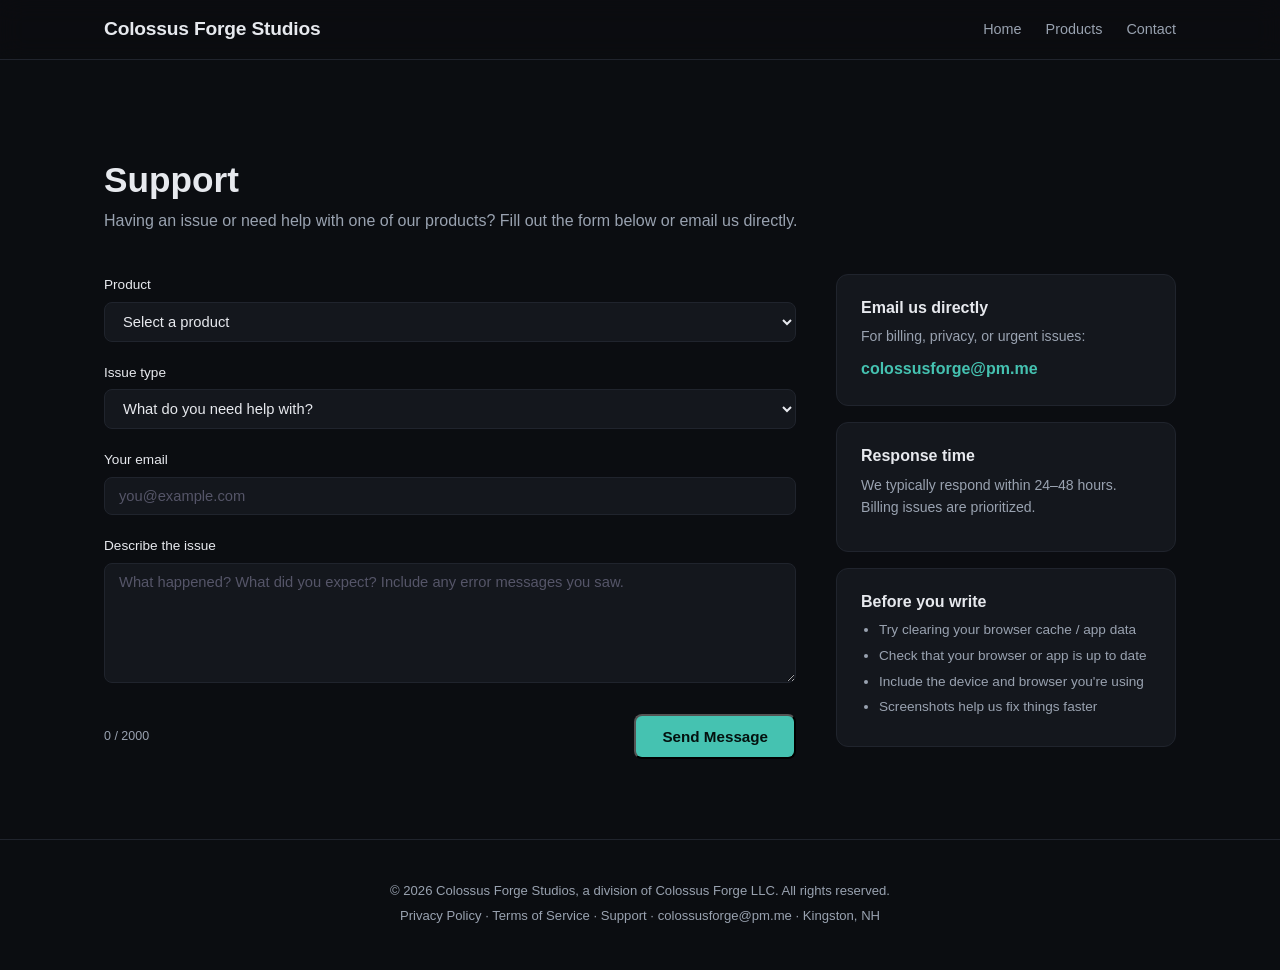
<file: support.html>
<!DOCTYPE html>
<html lang="en">
<head>
  <meta charset="UTF-8">
  <meta name="viewport" content="width=device-width, initial-scale=1.0">
  <title>Support · Colossus Forge Studios</title>
  <meta name="description" content="Get help with Colossus Forge Studios products. Contact support for Portrait Forge, NOAA Weather, PromptGrader, and more.">
  <link rel="stylesheet" href="style.css">
</head>
<body>

  <header class="site-header">
    <div class="container">
      <a href="/" class="logo">Colossus Forge Studios</a>
      <nav>
        <a href="/">Home</a>
        <a href="/#products">Products</a>
        <a href="/#contact">Contact</a>
      </nav>
    </div>
  </header>

  <section class="support-page">
    <div class="container">
      <h1>Support</h1>
      <p class="support-intro">Having an issue or need help with one of our products? Fill out the form below or email us directly.</p>

      <div class="support-grid">
        <div class="support-form-wrap">
          <form id="support-form" action="#" method="POST">
            <label for="sf-product">Product</label>
            <select id="sf-product" name="product" required>
              <option value="" disabled selected>Select a product</option>
              <option value="portrait-forge">Portrait Forge</option>
              <option value="noaa-weather">NOAA Weather</option>
              <option value="forge-the-kingdom">Forge the Kingdom</option>
              <option value="promptgrader">PromptGrader</option>
              <option value="tripforge">TripForge</option>
              <option value="voice-agent">Voice Agent Auditioner</option>
              <option value="protect-the-forge">Protect the Forge</option>
              <option value="precursor">Precursor</option>
              <option value="other">Other / General</option>
            </select>

            <label for="sf-type">Issue type</label>
            <select id="sf-type" name="type" required>
              <option value="" disabled selected>What do you need help with?</option>
              <option value="bug">Bug report</option>
              <option value="billing">Billing or payment issue</option>
              <option value="feature">Feature request</option>
              <option value="account">Account or access issue</option>
              <option value="question">General question</option>
            </select>

            <label for="sf-email">Your email</label>
            <input type="email" id="sf-email" name="email" placeholder="you@example.com" required autocomplete="email">

            <label for="sf-message">Describe the issue</label>
            <textarea id="sf-message" name="message" rows="6" placeholder="What happened? What did you expect? Include any error messages you saw." required minlength="20" maxlength="2000"></textarea>

            <!-- Honeypot: hidden from real users, bots fill it -->
            <div class="hp-field" aria-hidden="true">
              <label for="sf-website">Website</label>
              <input type="text" id="sf-website" name="website" tabindex="-1" autocomplete="off">
            </div>

            <!-- Timestamp: bots submit instantly -->
            <input type="hidden" id="sf-ts" name="timestamp" value="">

            <div class="form-footer">
              <span id="sf-chars" class="char-count"></span>
              <button type="submit" class="btn" id="sf-submit">Send Message</button>
            </div>

            <div id="sf-status" class="form-status" role="alert"></div>
          </form>
        </div>

        <div class="support-sidebar">
          <div class="sidebar-card">
            <h3>Email us directly</h3>
            <p>For billing, privacy, or urgent issues:</p>
            <a href="mailto:colossusforge@pm.me" class="sidebar-email">colossusforge@pm.me</a>
          </div>

          <div class="sidebar-card">
            <h3>Response time</h3>
            <p>We typically respond within 24&ndash;48 hours. Billing issues are prioritized.</p>
          </div>

          <div class="sidebar-card">
            <h3>Before you write</h3>
            <ul>
              <li>Try clearing your browser cache / app data</li>
              <li>Check that your browser or app is up to date</li>
              <li>Include the device and browser you're using</li>
              <li>Screenshots help us fix things faster</li>
            </ul>
          </div>
        </div>
      </div>
    </div>
  </section>

  <footer>
    <div class="container">
      <p>&copy; 2026 Colossus Forge Studios, a division of Colossus Forge LLC. All rights reserved.</p>
      <p><a href="/privacy">Privacy Policy</a> &middot; <a href="/terms">Terms of Service</a> &middot; <a href="/support">Support</a> &middot; <a href="mailto:colossusforge@pm.me">colossusforge@pm.me</a> &middot; Kingston, NH</p>
    </div>
  </footer>

  <script>
    (function() {
      // Record load timestamp for bot detection
      var loadTime = Date.now();
      document.getElementById('sf-ts').value = loadTime.toString();

      // Character counter
      var msg = document.getElementById('sf-message');
      var chars = document.getElementById('sf-chars');
      function updateCount() {
        var len = msg.value.length;
        chars.textContent = len + ' / 2000';
        chars.style.color = len > 1800 ? '#ef4444' : '';
      }
      msg.addEventListener('input', updateCount);
      updateCount();

      // Form submission
      document.getElementById('support-form').addEventListener('submit', function(e) {
        e.preventDefault();

        var status = document.getElementById('sf-status');
        var submit = document.getElementById('sf-submit');

        // Anti-spam: honeypot check
        if (document.getElementById('sf-website').value !== '') {
          status.textContent = 'Message sent! We\'ll get back to you soon.';
          status.className = 'form-status success';
          return;
        }

        // Anti-spam: too-fast check (< 3 seconds = bot)
        var elapsed = Date.now() - loadTime;
        if (elapsed < 3000) {
          status.textContent = 'Message sent! We\'ll get back to you soon.';
          status.className = 'form-status success';
          return;
        }

        // Collect form data
        var product = document.getElementById('sf-product').value;
        var type = document.getElementById('sf-type').value;
        var email = document.getElementById('sf-email').value;
        var message = msg.value;

        // Build mailto link as fallback (no backend needed)
        var subject = encodeURIComponent('[' + product + '] ' + type + ' - Support Request');
        var body = encodeURIComponent(
          'Product: ' + product + '\n' +
          'Issue type: ' + type + '\n' +
          'From: ' + email + '\n\n' +
          message
        );

        submit.disabled = true;
        submit.textContent = 'Sending...';

        // Open mailto (works everywhere, no backend dependency)
        window.location.href = 'mailto:colossusforge@pm.me?subject=' + subject + '&body=' + body;

        // Show success state
        setTimeout(function() {
          status.textContent = 'Your email client should have opened. If not, email us directly at colossusforge@pm.me';
          status.className = 'form-status success';
          submit.disabled = false;
          submit.textContent = 'Send Message';
        }, 1000);
      });
    })();
  </script>

</body>
</html>
</file>
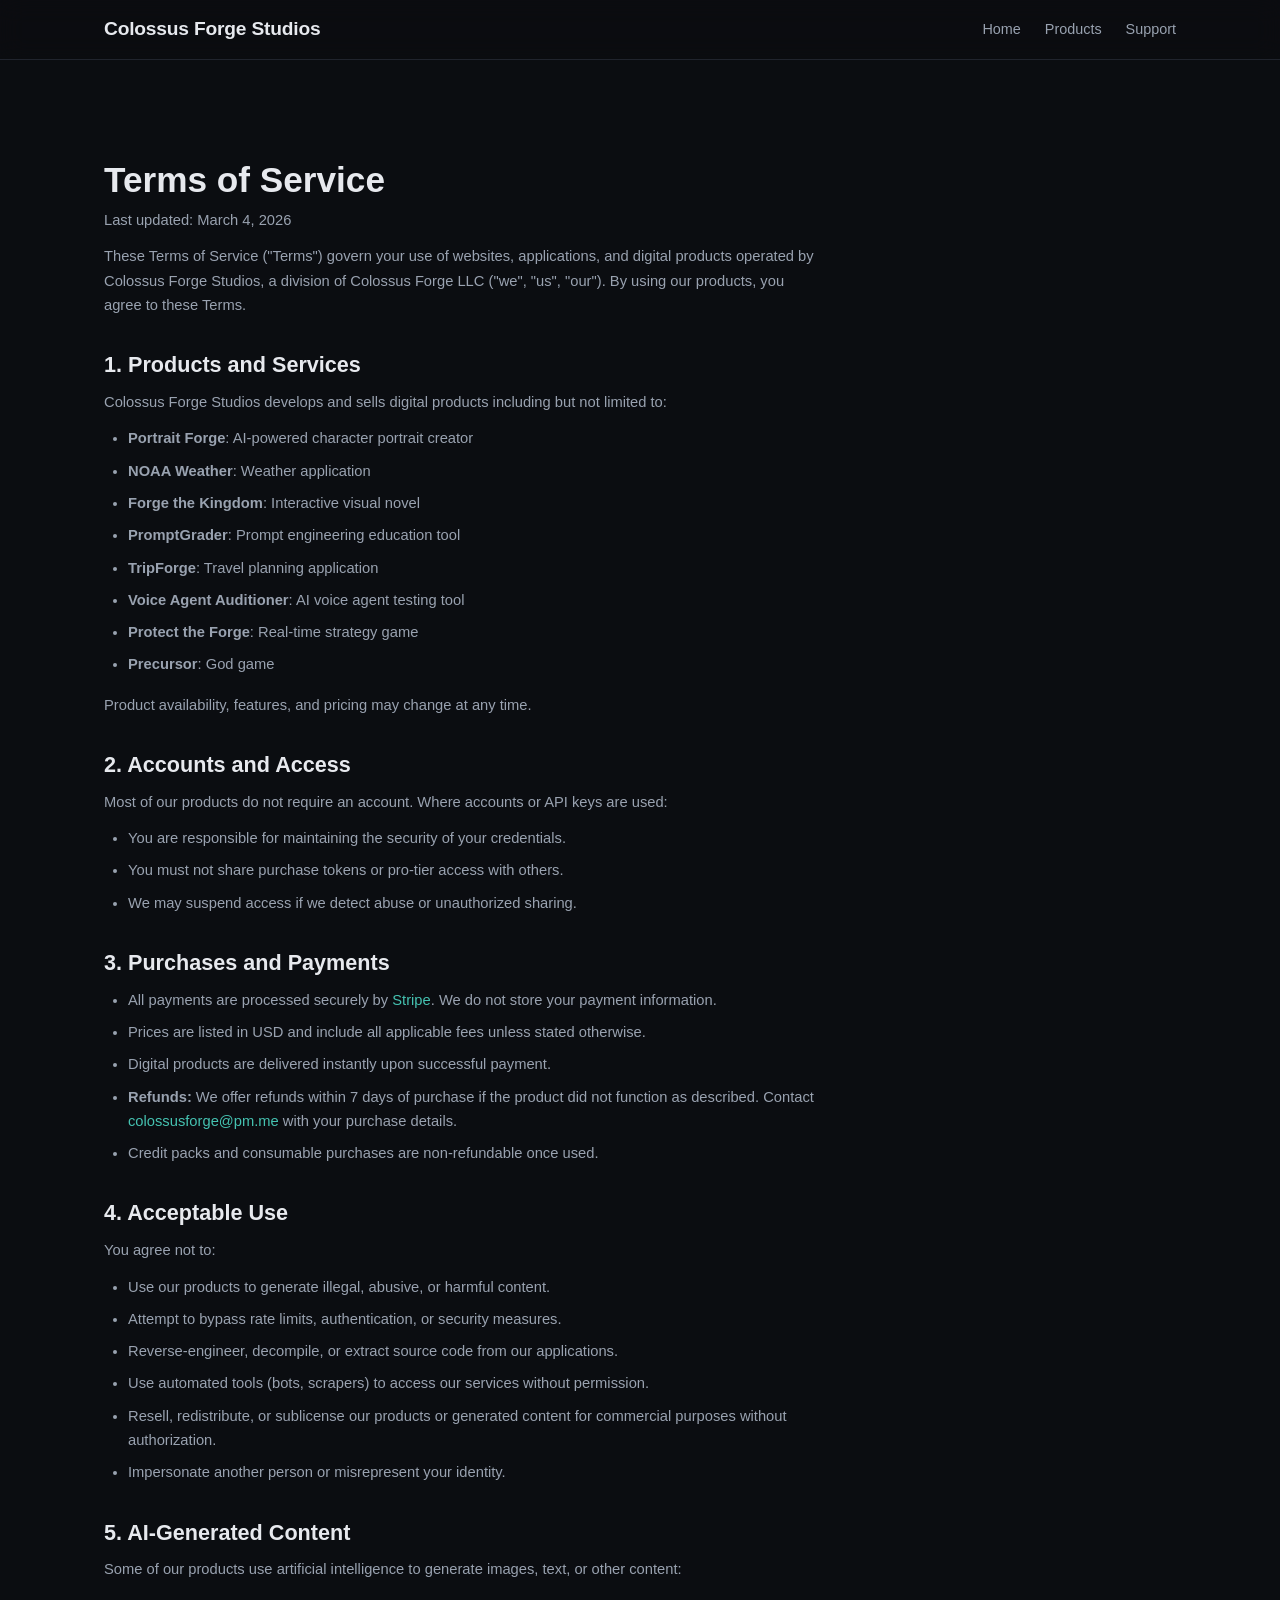
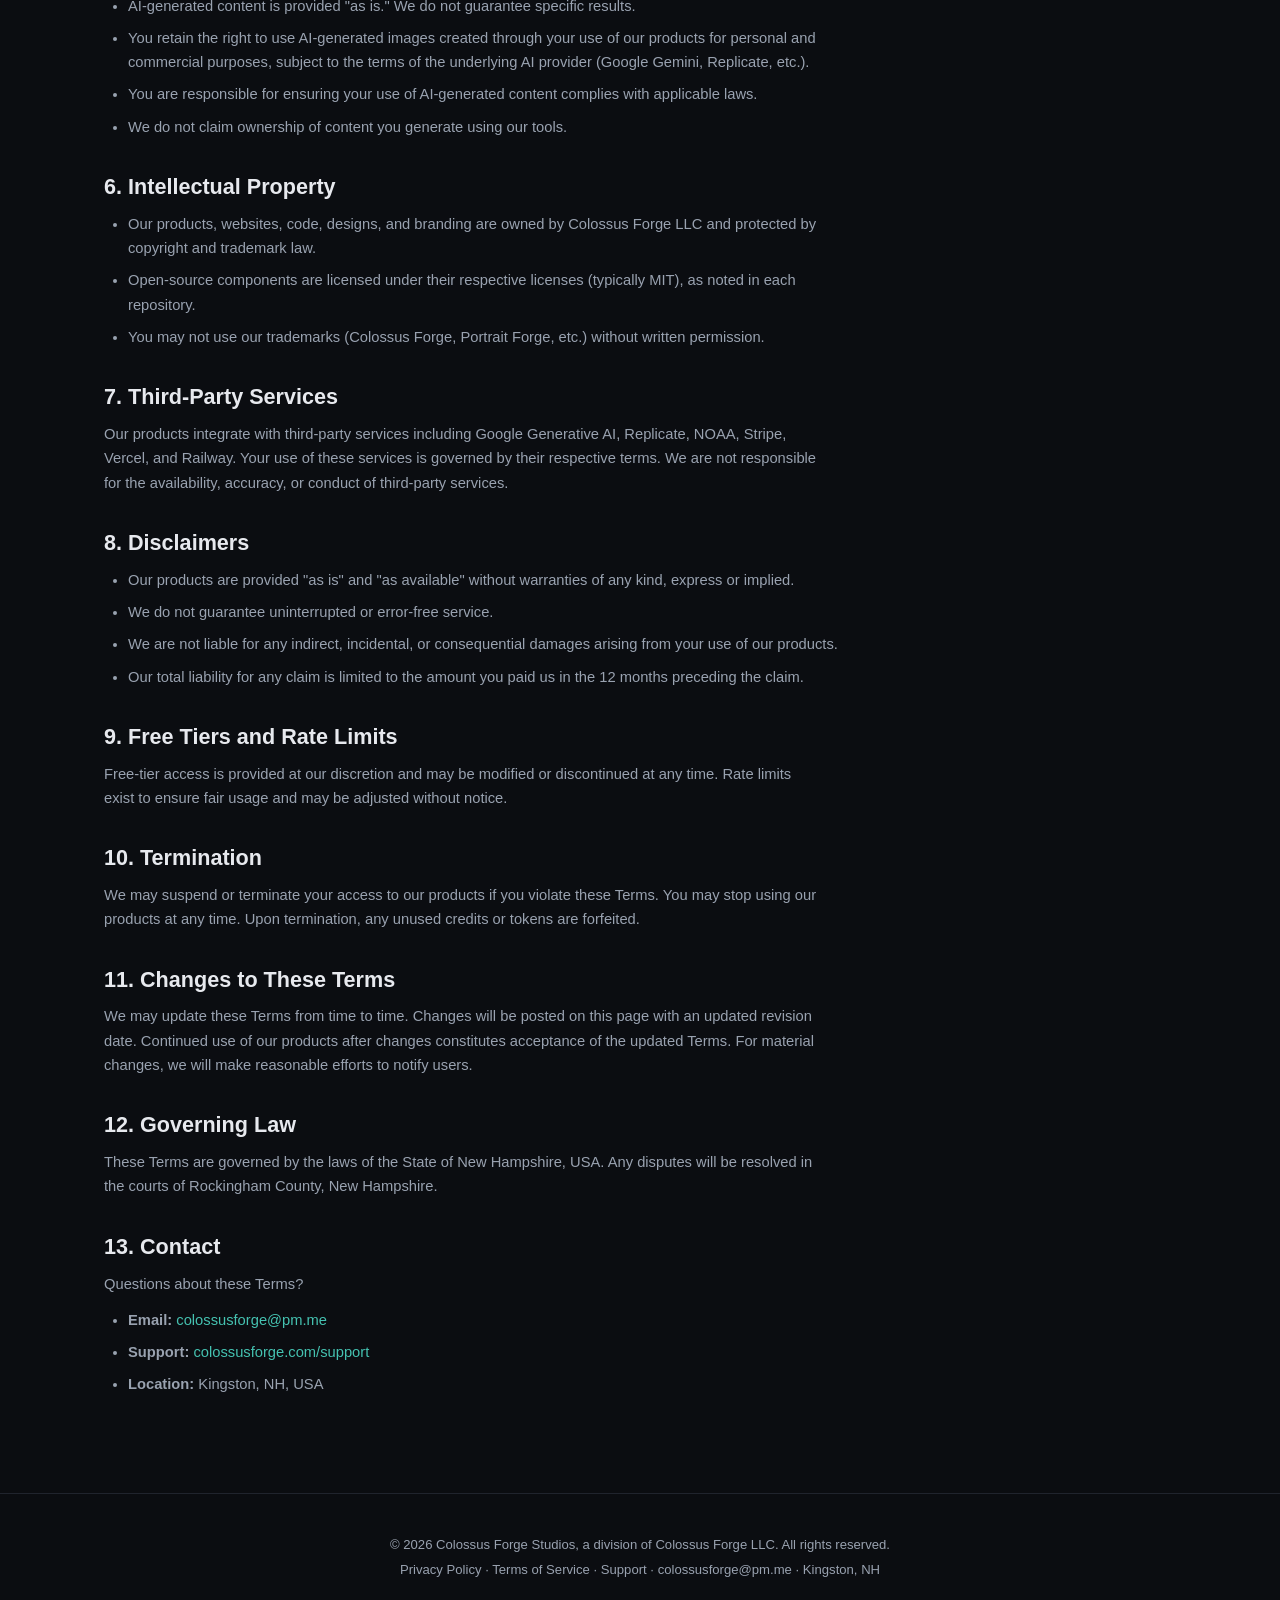
<file: terms.html>
<!DOCTYPE html>
<html lang="en">
<head>
  <meta charset="UTF-8">
  <meta name="viewport" content="width=device-width, initial-scale=1.0">
  <title>Terms of Service · Colossus Forge Studios</title>
  <meta name="description" content="Terms of service for Colossus Forge Studios products and services.">
  <link rel="stylesheet" href="style.css">
</head>
<body>

  <header class="site-header">
    <div class="container">
      <a href="/" class="logo">Colossus Forge Studios</a>
      <nav>
        <a href="/">Home</a>
        <a href="/#products">Products</a>
        <a href="/support">Support</a>
      </nav>
    </div>
  </header>

  <section class="legal">
    <div class="container">
      <h1>Terms of Service</h1>
      <p class="legal-updated">Last updated: March 4, 2026</p>

      <p>These Terms of Service ("Terms") govern your use of websites, applications, and digital products operated by Colossus Forge Studios, a division of Colossus Forge LLC ("we", "us", "our"). By using our products, you agree to these Terms.</p>

      <h2>1. Products and Services</h2>
      <p>Colossus Forge Studios develops and sells digital products including but not limited to:</p>
      <ul>
        <li><strong>Portrait Forge</strong>: AI-powered character portrait creator</li>
        <li><strong>NOAA Weather</strong>: Weather application</li>
        <li><strong>Forge the Kingdom</strong>: Interactive visual novel</li>
        <li><strong>PromptGrader</strong>: Prompt engineering education tool</li>
        <li><strong>TripForge</strong>: Travel planning application</li>
        <li><strong>Voice Agent Auditioner</strong>: AI voice agent testing tool</li>
        <li><strong>Protect the Forge</strong>: Real-time strategy game</li>
        <li><strong>Precursor</strong>: God game</li>
      </ul>
      <p>Product availability, features, and pricing may change at any time.</p>

      <h2>2. Accounts and Access</h2>
      <p>Most of our products do not require an account. Where accounts or API keys are used:</p>
      <ul>
        <li>You are responsible for maintaining the security of your credentials.</li>
        <li>You must not share purchase tokens or pro-tier access with others.</li>
        <li>We may suspend access if we detect abuse or unauthorized sharing.</li>
      </ul>

      <h2>3. Purchases and Payments</h2>
      <ul>
        <li>All payments are processed securely by <a href="https://stripe.com" target="_blank" rel="noopener">Stripe</a>. We do not store your payment information.</li>
        <li>Prices are listed in USD and include all applicable fees unless stated otherwise.</li>
        <li>Digital products are delivered instantly upon successful payment.</li>
        <li><strong>Refunds:</strong> We offer refunds within 7 days of purchase if the product did not function as described. Contact <a href="mailto:colossusforge@pm.me">colossusforge@pm.me</a> with your purchase details.</li>
        <li>Credit packs and consumable purchases are non-refundable once used.</li>
      </ul>

      <h2>4. Acceptable Use</h2>
      <p>You agree not to:</p>
      <ul>
        <li>Use our products to generate illegal, abusive, or harmful content.</li>
        <li>Attempt to bypass rate limits, authentication, or security measures.</li>
        <li>Reverse-engineer, decompile, or extract source code from our applications.</li>
        <li>Use automated tools (bots, scrapers) to access our services without permission.</li>
        <li>Resell, redistribute, or sublicense our products or generated content for commercial purposes without authorization.</li>
        <li>Impersonate another person or misrepresent your identity.</li>
      </ul>

      <h2>5. AI-Generated Content</h2>
      <p>Some of our products use artificial intelligence to generate images, text, or other content:</p>
      <ul>
        <li>AI-generated content is provided "as is." We do not guarantee specific results.</li>
        <li>You retain the right to use AI-generated images created through your use of our products for personal and commercial purposes, subject to the terms of the underlying AI provider (Google Gemini, Replicate, etc.).</li>
        <li>You are responsible for ensuring your use of AI-generated content complies with applicable laws.</li>
        <li>We do not claim ownership of content you generate using our tools.</li>
      </ul>

      <h2>6. Intellectual Property</h2>
      <ul>
        <li>Our products, websites, code, designs, and branding are owned by Colossus Forge LLC and protected by copyright and trademark law.</li>
        <li>Open-source components are licensed under their respective licenses (typically MIT), as noted in each repository.</li>
        <li>You may not use our trademarks (Colossus Forge, Portrait Forge, etc.) without written permission.</li>
      </ul>

      <h2>7. Third-Party Services</h2>
      <p>Our products integrate with third-party services including Google Generative AI, Replicate, NOAA, Stripe, Vercel, and Railway. Your use of these services is governed by their respective terms. We are not responsible for the availability, accuracy, or conduct of third-party services.</p>

      <h2>8. Disclaimers</h2>
      <ul>
        <li>Our products are provided "as is" and "as available" without warranties of any kind, express or implied.</li>
        <li>We do not guarantee uninterrupted or error-free service.</li>
        <li>We are not liable for any indirect, incidental, or consequential damages arising from your use of our products.</li>
        <li>Our total liability for any claim is limited to the amount you paid us in the 12 months preceding the claim.</li>
      </ul>

      <h2>9. Free Tiers and Rate Limits</h2>
      <p>Free-tier access is provided at our discretion and may be modified or discontinued at any time. Rate limits exist to ensure fair usage and may be adjusted without notice.</p>

      <h2>10. Termination</h2>
      <p>We may suspend or terminate your access to our products if you violate these Terms. You may stop using our products at any time. Upon termination, any unused credits or tokens are forfeited.</p>

      <h2>11. Changes to These Terms</h2>
      <p>We may update these Terms from time to time. Changes will be posted on this page with an updated revision date. Continued use of our products after changes constitutes acceptance of the updated Terms. For material changes, we will make reasonable efforts to notify users.</p>

      <h2>12. Governing Law</h2>
      <p>These Terms are governed by the laws of the State of New Hampshire, USA. Any disputes will be resolved in the courts of Rockingham County, New Hampshire.</p>

      <h2>13. Contact</h2>
      <p>Questions about these Terms?</p>
      <ul>
        <li><strong>Email:</strong> <a href="mailto:colossusforge@pm.me">colossusforge@pm.me</a></li>
        <li><strong>Support:</strong> <a href="/support">colossusforge.com/support</a></li>
        <li><strong>Location:</strong> Kingston, NH, USA</li>
      </ul>
    </div>
  </section>

  <footer>
    <div class="container">
      <p>&copy; 2026 Colossus Forge Studios, a division of Colossus Forge LLC. All rights reserved.</p>
      <p><a href="/privacy">Privacy Policy</a> &middot; <a href="/terms">Terms of Service</a> &middot; <a href="/support">Support</a> &middot; <a href="mailto:colossusforge@pm.me">colossusforge@pm.me</a> &middot; Kingston, NH</p>
    </div>
  </footer>

</body>
</html>
</file>
<file: style.css>
/* === Reset & Base === */
*, *::before, *::after { box-sizing: border-box; margin: 0; padding: 0; }

:root {
  /* Steel / ink base, one restrained accent (deep teal). Change --accent to reskin. */
  --bg: #0b0d11;
  --bg-2: #0f1218;
  --bg-card: #14171d;
  --bg-card-hover: #1a1e26;
  --text: #e7e9ee;
  --text-muted: #99a2b0;
  --text-faint: #6b7280;
  --accent: #2f9e8f;
  --accent-bright: #45c2b1;
  --accent-glow: rgba(47, 158, 143, 0.16);
  --live: #34d399;
  --demo: #f0b429;
  --coming: #f0b429;
  --dev: #60a5fa;
  --border: #20242d;
  --border-bright: #2c323d;
  --radius: 12px;
  --mono: ui-monospace, "SF Mono", "JetBrains Mono", "Roboto Mono", Menlo, Consolas, monospace;
  --ui: -apple-system, BlinkMacSystemFont, "Segoe UI", Roboto, Helvetica, Arial, sans-serif;
}

html { scroll-behavior: smooth; }

body {
  font-family: var(--ui);
  background: var(--bg);
  color: var(--text);
  line-height: 1.6;
  -webkit-font-smoothing: antialiased;
}

.container {
  max-width: 1120px;
  margin: 0 auto;
  padding: 0 24px;
}

a { color: var(--accent-bright); text-decoration: none; }
a:hover { text-decoration: underline; }

h1, h2, h3 { font-family: var(--ui); line-height: 1.15; }

.eyebrow {
  font-family: var(--mono);
  font-size: 0.78rem;
  letter-spacing: 0.12em;
  text-transform: uppercase;
  color: var(--accent-bright);
  margin-bottom: 14px;
}

.section-head { max-width: 720px; margin-bottom: 40px; }
.section-head h2 { font-size: clamp(1.6rem, 3.2vw, 2.1rem); margin-bottom: 12px; }
.section-head p { color: var(--text-muted); font-size: 1rem; }

/* === Header === */
.site-header {
  position: sticky;
  top: 0;
  z-index: 100;
  background: rgba(11, 13, 17, 0.82);
  backdrop-filter: blur(12px);
  border-bottom: 1px solid var(--border);
  padding: 14px 0;
}

.site-header .container {
  display: flex;
  align-items: center;
  justify-content: space-between;
}

.logo {
  font-family: var(--ui);
  font-size: 1.2rem;
  font-weight: 700;
  color: var(--text);
  letter-spacing: -0.01em;
}
.logo:hover { text-decoration: none; color: var(--accent-bright); }

.site-header nav { display: flex; align-items: center; gap: 24px; }
.site-header nav a {
  color: var(--text-muted);
  font-size: 0.9rem;
  font-weight: 500;
  transition: color 0.2s;
}
.site-header nav a:hover { color: var(--text); text-decoration: none; }

.site-header nav a.nav-cta {
  color: #04110f;
  background: var(--accent-bright);
  padding: 7px 16px;
  border-radius: 7px;
  font-weight: 600;
  transition: background 0.2s, transform 0.2s;
}
.site-header nav a.nav-cta:hover {
  background: #5ad3c2;
  transform: translateY(-1px);
  text-decoration: none;
}

/* === Hero === */
.hero {
  padding: 96px 0 64px;
  border-bottom: 1px solid var(--border);
  background:
    radial-gradient(1100px 420px at 78% -8%, var(--accent-glow), transparent 60%),
    var(--bg);
}

.hero h1 {
  font-size: clamp(2.1rem, 5.4vw, 3.5rem);
  font-weight: 700;
  letter-spacing: -0.02em;
  max-width: 920px;
  margin-bottom: 20px;
}
.hero h1 .hl { color: var(--accent-bright); }

.hero-sub {
  font-size: 1.12rem;
  color: var(--text-muted);
  max-width: 640px;
  margin-bottom: 32px;
}

.cta-row { display: flex; flex-wrap: wrap; gap: 14px; }

.btn {
  display: inline-block;
  padding: 12px 26px;
  background: var(--accent-bright);
  color: #04110f;
  border-radius: 8px;
  font-weight: 600;
  font-size: 0.95rem;
  transition: transform 0.15s, box-shadow 0.15s, background 0.2s;
}
.btn:hover {
  text-decoration: none;
  transform: translateY(-1px);
  background: #5ad3c2;
  box-shadow: 0 6px 24px var(--accent-glow);
}

.btn-ghost {
  display: inline-block;
  padding: 12px 26px;
  background: transparent;
  color: var(--text);
  border: 1px solid var(--border-bright);
  border-radius: 8px;
  font-weight: 600;
  font-size: 0.95rem;
  transition: border-color 0.2s, background 0.2s;
}
.btn-ghost:hover { text-decoration: none; border-color: var(--accent); background: var(--bg-card); }

/* Hero stat strip */
.hero-stats {
  display: grid;
  grid-template-columns: repeat(4, 1fr);
  gap: 1px;
  margin-top: 56px;
  background: var(--border);
  border: 1px solid var(--border);
  border-radius: var(--radius);
  overflow: hidden;
}
.stat { background: var(--bg-2); padding: 22px 20px; }
.stat .num {
  font-family: var(--mono);
  font-size: 1.5rem;
  font-weight: 600;
  color: var(--text);
  display: block;
  line-height: 1.1;
}
.stat .lbl { color: var(--text-muted); font-size: 0.84rem; margin-top: 6px; display: block; }

/* === Receipt (ClubUp proof) === */
.proof { padding: 72px 0; border-bottom: 1px solid var(--border); }

.receipt {
  background: var(--bg-card);
  border: 1px solid var(--border-bright);
  border-radius: var(--radius);
  overflow: hidden;
}
.receipt-head {
  display: flex; align-items: baseline; justify-content: space-between;
  flex-wrap: wrap; gap: 8px;
  padding: 22px 26px;
  border-bottom: 1px dashed var(--border-bright);
}
.receipt-head h3 { font-size: 1.3rem; }
.receipt-head .where { color: var(--text-muted); font-size: 0.9rem; }

.receipt-cols { display: grid; grid-template-columns: 1fr 1fr; }
.receipt-col { padding: 26px; }
.receipt-col.estimate { border-right: 1px dashed var(--border-bright); }
.receipt-tag {
  font-family: var(--mono);
  font-size: 0.72rem; letter-spacing: 0.08em; text-transform: uppercase;
  color: var(--text-faint); margin-bottom: 10px;
}
.receipt-col.estimate .figure { color: var(--text-faint); text-decoration: line-through; text-decoration-thickness: 1px; }
.receipt-col .figure { font-family: var(--mono); font-size: 1.7rem; font-weight: 600; color: var(--text); }
.receipt-col .figure-sub { color: var(--text-muted); font-size: 0.86rem; margin-top: 6px; }
.receipt-col.actual .figure { color: var(--accent-bright); }

.receipt-foot {
  padding: 20px 26px;
  border-top: 1px solid var(--border);
  display: flex; align-items: center; justify-content: space-between; flex-wrap: wrap; gap: 12px;
}
.receipt-claim { color: var(--text); font-size: 0.96rem; max-width: 640px; }
.receipt-note { color: var(--text-faint); font-size: 0.82rem; margin-top: 14px; }

/* === Products === */
.products { padding: 76px 0; }

.product-group { margin-bottom: 52px; }
.product-group:last-child { margin-bottom: 0; }
.group-head { display: flex; align-items: baseline; gap: 12px; margin-bottom: 20px; padding-bottom: 12px; border-bottom: 1px solid var(--border); }
.group-head h3 { font-size: 1.15rem; }
.group-head .group-note { color: var(--text-muted); font-size: 0.88rem; }

.product-grid {
  display: grid;
  grid-template-columns: repeat(auto-fill, minmax(320px, 1fr));
  gap: 20px;
}

.product-card {
  position: relative;
  display: flex; flex-direction: column;
  background: var(--bg-card);
  border: 1px solid var(--border);
  border-radius: var(--radius);
  padding: 28px 26px 24px;
  transition: background 0.2s, border-color 0.2s, transform 0.2s;
}
.product-card:hover { background: var(--bg-card-hover); border-color: var(--border-bright); transform: translateY(-2px); }

.card-badge {
  position: absolute; top: 16px; right: 16px;
  font-family: var(--mono);
  font-size: 0.66rem; font-weight: 600; text-transform: uppercase; letter-spacing: 0.06em;
  padding: 3px 10px; border-radius: 20px;
}
.card-badge.live { background: rgba(52, 211, 153, 0.14); color: var(--live); }
.card-badge.demo { background: rgba(240, 180, 41, 0.14); color: var(--demo); }
.card-badge.coming-soon { background: rgba(240, 180, 41, 0.14); color: var(--coming); }
.card-badge.in-dev { background: rgba(96, 165, 250, 0.14); color: var(--dev); }

.card-icon { font-size: 1.8rem; margin-bottom: 14px; }
.product-card h3 { font-size: 1.2rem; margin-bottom: 6px; }
.card-tagline { font-size: 0.84rem; color: var(--accent-bright); font-weight: 500; margin-bottom: 12px; }
.product-card p { color: var(--text-muted); font-size: 0.9rem; line-height: 1.55; }

.card-media { margin: -4px 0 14px; border-radius: 8px; overflow: hidden; border: 1px solid var(--border); }
.card-media img { display: block; width: 100%; height: auto; }
.card-media .media-cap { font-family: var(--mono); font-size: 0.68rem; color: var(--text-faint); padding: 6px 10px; background: var(--bg-2); text-transform: uppercase; letter-spacing: 0.06em; }

.card-meta { display: flex; gap: 8px; flex-wrap: wrap; margin-top: 16px; }
.tag {
  font-size: 0.72rem; font-weight: 500; color: var(--text-muted);
  background: rgba(255,255,255,0.04); padding: 3px 10px; border-radius: 20px; border: 1px solid var(--border);
}

.card-foot { margin-top: auto; padding-top: 16px; }
.card-link { display: inline-block; font-size: 0.88rem; font-weight: 600; }
.card-status { font-family: var(--mono); font-size: 0.78rem; color: var(--text-faint); }

/* === Operating System (fleet) === */
.os { padding: 76px 0; border-top: 1px solid var(--border); background: var(--bg-2); }
.os-tier { margin-bottom: 36px; }
.os-tier:last-of-type { margin-bottom: 0; }
.os-tier-head { display: flex; align-items: baseline; gap: 12px; margin-bottom: 16px; }
.os-tier-head h3 { font-size: 1.05rem; }
.os-tier-head .os-tier-tag { font-family: var(--mono); font-size: 0.72rem; letter-spacing: 0.06em; text-transform: uppercase; color: var(--text-faint); }

.os-grid { display: grid; grid-template-columns: repeat(auto-fill, minmax(280px, 1fr)); gap: 12px; }
.os-row {
  background: var(--bg-card); border: 1px solid var(--border); border-radius: 10px;
  padding: 16px 18px;
}
.os-row .os-name { font-family: var(--ui); font-weight: 600; font-size: 1rem; color: var(--text); }
.os-row .os-role { font-family: var(--mono); font-size: 0.72rem; text-transform: uppercase; letter-spacing: 0.05em; color: var(--accent-bright); margin-bottom: 6px; }
.os-row .os-fn { color: var(--text-muted); font-size: 0.86rem; margin-top: 4px; }
.os-note { margin-top: 24px; padding: 16px 18px; border-left: 2px solid var(--accent); background: var(--bg-card); border-radius: 0 8px 8px 0; color: var(--text-muted); font-size: 0.9rem; }
.os-note strong { color: var(--text); }

/* === Methodology === */
.method { padding: 76px 0; border-top: 1px solid var(--border); }
.method-steps { display: grid; grid-template-columns: repeat(4, 1fr); gap: 16px; counter-reset: step; }
.method-step { background: var(--bg-card); border: 1px solid var(--border); border-radius: var(--radius); padding: 24px 22px; position: relative; }
.method-step .step-n { font-family: var(--mono); font-size: 0.8rem; color: var(--accent-bright); margin-bottom: 10px; }
.method-step h4 { font-family: var(--ui); font-size: 1.02rem; margin-bottom: 8px; }
.method-step p { color: var(--text-muted); font-size: 0.86rem; }
.method-map { margin-top: 28px; padding: 22px 24px; background: var(--bg-2); border: 1px solid var(--border-bright); border-radius: var(--radius); color: var(--text); font-size: 1rem; }
.method-map strong { color: var(--accent-bright); }

/* === Values / ethos === */
.about { padding: 76px 0; border-top: 1px solid var(--border); }
.about h2 { font-size: clamp(1.6rem, 3.2vw, 2.1rem); margin-bottom: 24px; }
.about > .container > p { color: var(--text-muted); font-size: 1rem; max-width: 700px; margin-bottom: 16px; }
.values { display: grid; grid-template-columns: repeat(auto-fit, minmax(240px, 1fr)); gap: 18px; margin-top: 36px; }
.value { background: var(--bg-card); border: 1px solid var(--border); border-radius: var(--radius); padding: 22px; }
.value strong { display: block; font-size: 1rem; margin-bottom: 6px; }
.value span { color: var(--text-muted); font-size: 0.88rem; }
.value code { font-family: var(--mono); font-size: 0.8rem; color: var(--accent-bright); background: rgba(47,158,143,0.1); padding: 1px 6px; border-radius: 4px; }

/* === CTA band === */
.cta-band { padding: 60px 0; border-top: 1px solid var(--border); background: linear-gradient(180deg, var(--bg-2), var(--bg)); }
.cta-band .container { display: flex; align-items: center; justify-content: space-between; gap: 24px; flex-wrap: wrap; }
.cta-band h2 { font-size: clamp(1.5rem, 3vw, 2rem); max-width: 640px; }
.cta-band p { color: var(--text-muted); margin-top: 8px; max-width: 560px; }

/* === Contact === */
.contact { padding: 76px 0; border-top: 1px solid var(--border); }
.contact h2 { font-size: clamp(1.6rem, 3.2vw, 2.1rem); margin-bottom: 12px; }
.contact > .container > p { color: var(--text-muted); margin-bottom: 24px; }
.contact-list { list-style: none; display: flex; flex-direction: column; gap: 10px; }
.contact-list li { font-size: 0.95rem; color: var(--text-muted); }
.contact-list li strong { color: var(--text); margin-right: 8px; }

/* === Footer === */
footer { border-top: 1px solid var(--border); padding: 40px 0; text-align: center; }
footer p { color: var(--text-muted); font-size: 0.82rem; margin-bottom: 4px; }
footer a { color: var(--text-muted); }
footer a:hover { color: var(--accent-bright); }

/* === Legal Pages === */
.legal { padding: 100px 0 80px; }
.legal h1 { font-size: 2.2rem; margin-bottom: 8px; }
.legal-updated { color: var(--text-muted); font-size: 0.85rem; margin-bottom: 32px; }
.legal h2 { font-size: 1.35rem; margin-top: 36px; margin-bottom: 12px; }
.legal h3 { font-size: 1.05rem; margin-top: 20px; margin-bottom: 8px; color: var(--text-muted); }
.legal p, .legal li { color: var(--text-muted); font-size: 0.92rem; line-height: 1.65; max-width: 720px; }
.legal p { margin-bottom: 12px; }
.legal ul { list-style: disc; padding-left: 24px; margin-bottom: 16px; }
.legal li { margin-bottom: 8px; }

/* === Support Page === */
.support-page { padding: 100px 0 80px; }
.support-page h1 { font-size: 2.2rem; margin-bottom: 8px; }
.support-intro { color: var(--text-muted); margin-bottom: 40px; font-size: 1rem; }
.support-grid { display: grid; grid-template-columns: 1fr 340px; gap: 40px; align-items: start; }
.support-form-wrap label { display: block; font-size: 0.85rem; font-weight: 500; margin-bottom: 6px; margin-top: 20px; color: var(--text); }
.support-form-wrap label:first-child { margin-top: 0; }
.support-form-wrap select,
.support-form-wrap input[type="email"],
.support-form-wrap textarea {
  width: 100%; padding: 10px 14px; font-size: 0.92rem; font-family: var(--ui);
  color: var(--text); background: var(--bg-card); border: 1px solid var(--border);
  border-radius: 8px; outline: none; transition: border-color 0.2s;
}
.support-form-wrap select:focus,
.support-form-wrap input:focus,
.support-form-wrap textarea:focus { border-color: var(--accent); }
.support-form-wrap select { cursor: pointer; }
.support-form-wrap select option { background: var(--bg-card); }
.support-form-wrap textarea { resize: vertical; min-height: 120px; }
.support-form-wrap input::placeholder,
.support-form-wrap textarea::placeholder { color: #555568; }
.hp-field { position: absolute; left: -9999px; height: 0; overflow: hidden; opacity: 0; pointer-events: none; }
.form-footer { display: flex; align-items: center; justify-content: space-between; margin-top: 24px; }
.char-count { font-size: 0.78rem; color: var(--text-muted); }
.form-status { margin-top: 16px; font-size: 0.88rem; padding: 10px 14px; border-radius: 8px; display: none; }
.form-status.success { display: block; background: rgba(52, 211, 153, 0.1); color: var(--live); border: 1px solid rgba(52, 211, 153, 0.2); }
.form-status.error { display: block; background: rgba(239, 68, 68, 0.1); color: #ef4444; border: 1px solid rgba(239, 68, 68, 0.2); }
.support-sidebar { display: flex; flex-direction: column; gap: 16px; }
.sidebar-card { background: var(--bg-card); border: 1px solid var(--border); border-radius: var(--radius); padding: 24px; }
.sidebar-card h3 { font-size: 1rem; margin-bottom: 8px; }
.sidebar-card p { color: var(--text-muted); font-size: 0.88rem; margin-bottom: 8px; }
.sidebar-card ul { list-style: disc; padding-left: 18px; }
.sidebar-card li { color: var(--text-muted); font-size: 0.85rem; margin-bottom: 4px; }
.sidebar-email { display: inline-block; font-size: 1rem; font-weight: 600; color: var(--accent-bright); }

/* === Responsive === */
@media (max-width: 860px) {
  .hero-stats { grid-template-columns: repeat(2, 1fr); }
  .method-steps { grid-template-columns: repeat(2, 1fr); }
}
@media (max-width: 640px) {
  .hero { padding: 72px 0 48px; }
  .product-grid { grid-template-columns: 1fr; }
  .support-grid { grid-template-columns: 1fr; }
  .receipt-cols { grid-template-columns: 1fr; }
  .receipt-col.estimate { border-right: none; border-bottom: 1px dashed var(--border-bright); }
  .hero-stats { grid-template-columns: 1fr 1fr; }
  .method-steps { grid-template-columns: 1fr; }
  .site-header nav { gap: 14px; }
  .site-header nav a { font-size: 0.82rem; }
  .site-header nav a.products-link, .site-header nav a.os-link { display: none; }
}
</file>
